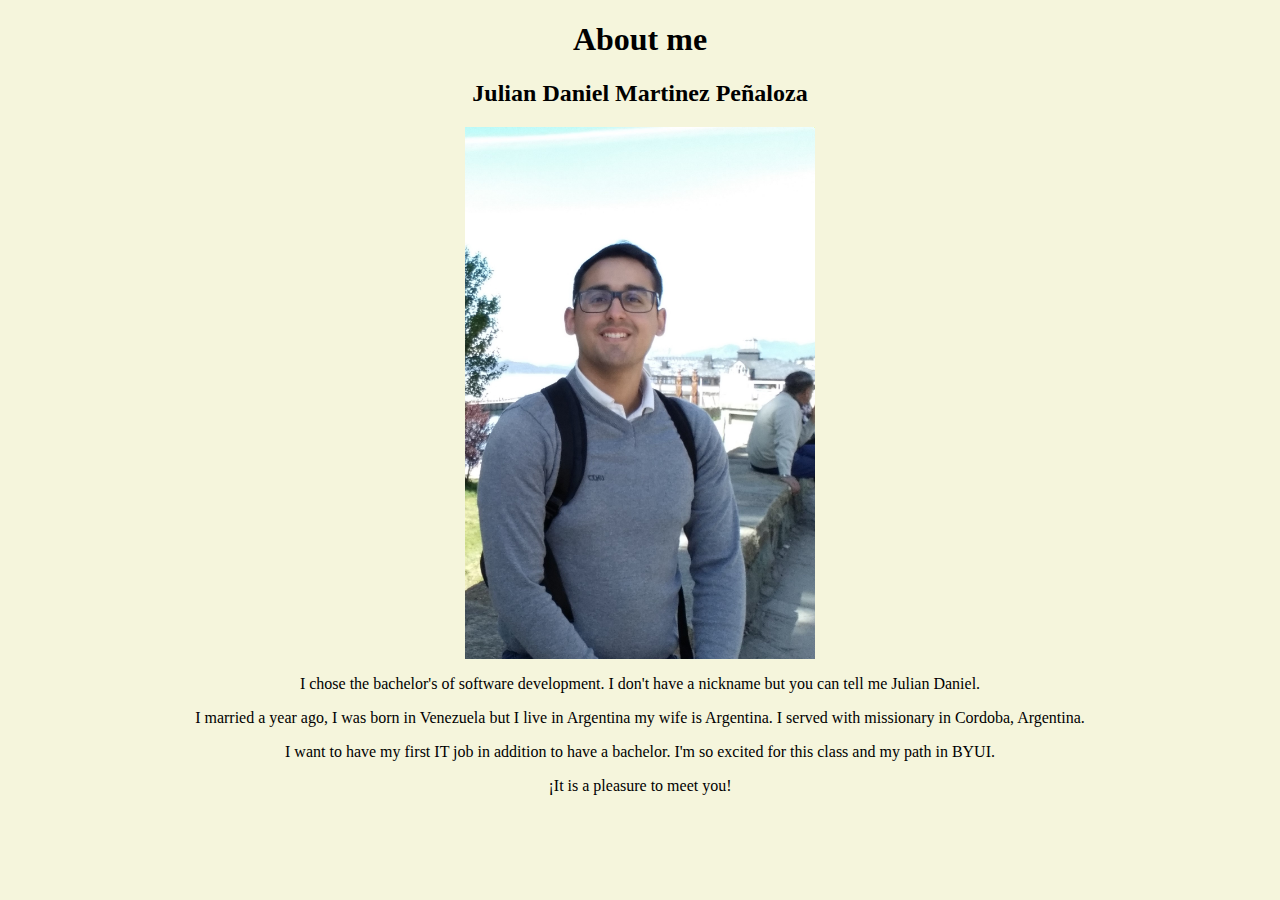
<file: aboutme/index.html>
<!DOCTYPE html>
<html lang="en">
<head>
    <meta charset="UTF-8">
    <meta http-equiv="X-UA-Compatible" content="IE=edge">
    <meta name="viewport" content="width=device-width, initial-scale=1.0">
    <link rel="stylesheet" href="style.css">
    <title>All About Me</title>
</head>
<body>
    <h1>About me</h1>
    <h2>Julian Daniel Martinez Peñaloza</h2>
    <img src="Julian.jpg" alt="Julian">
    <p>I chose the bachelor's of software development. I don't have a nickname but you can tell me Julian Daniel.</p>
    <p>I married a year ago, I was born in Venezuela but I live in Argentina my wife is Argentina. I served with missionary in Cordoba, Argentina.</Cordoba-Argentina></p>
    <p>I want to have my first IT job in addition to have a bachelor. I'm so excited for this class and my path in BYUI.</p>
    <p>¡It is a pleasure to meet you!</p>
</body>
</html>
</file>
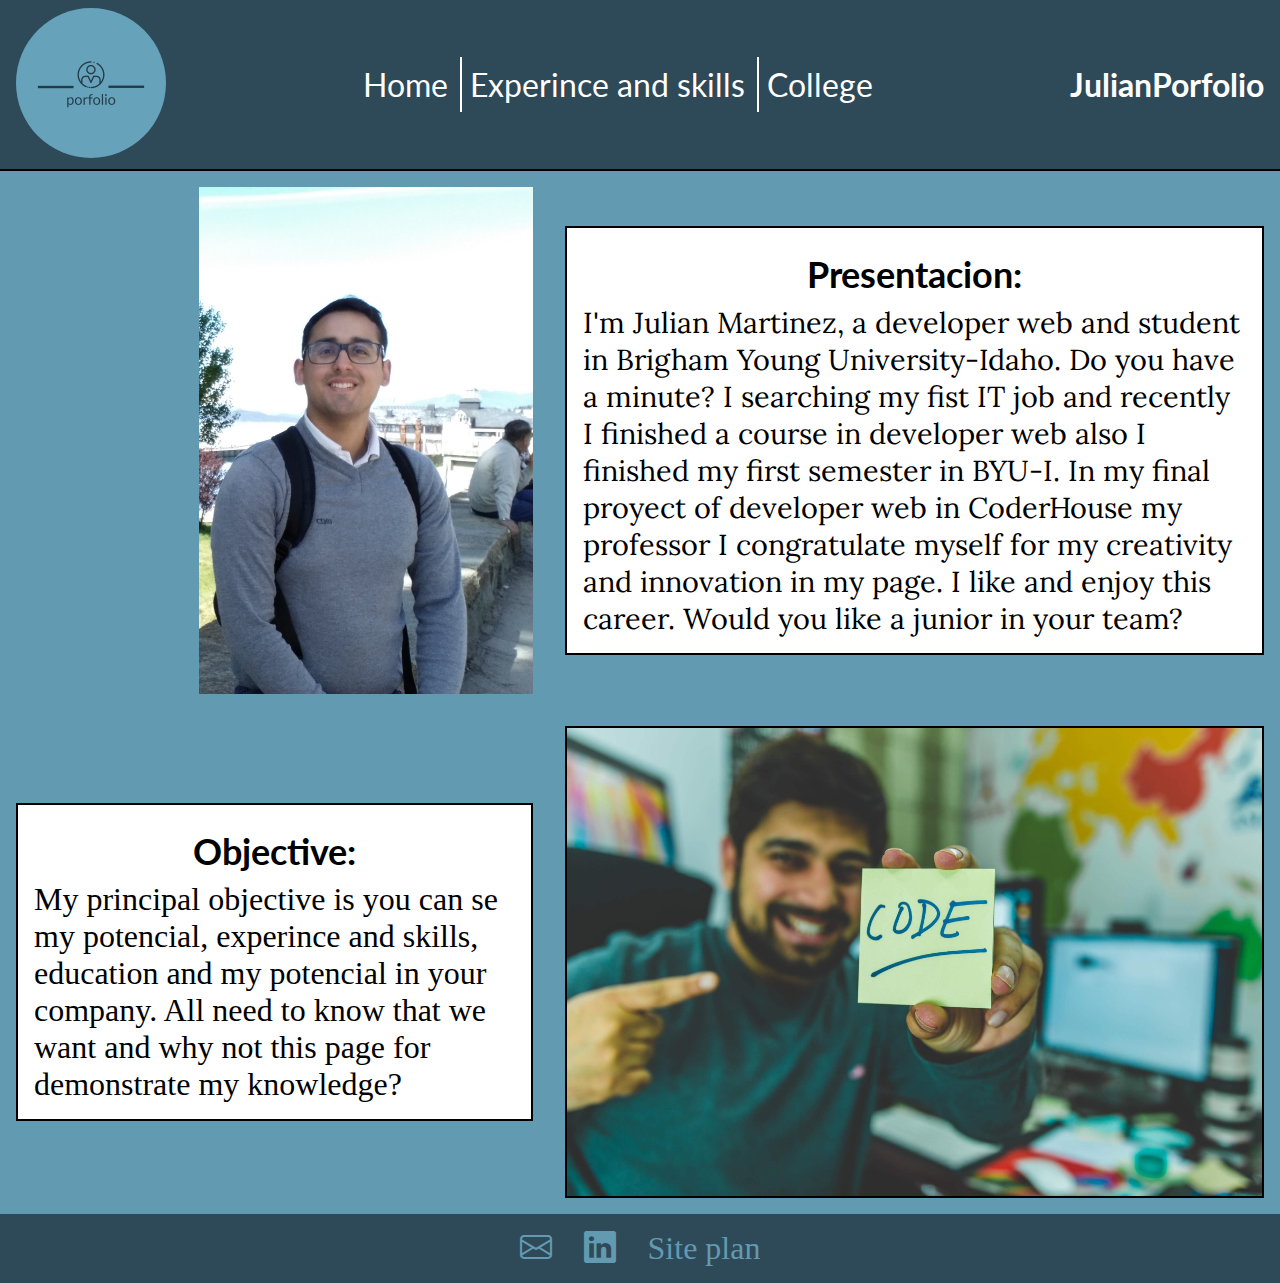
<file: porfolio/index.html>
<!DOCTYPE html>
<html lang="en">
<head>
    <meta charset="UTF-8">
    <link rel="shortcut icon" href="./img/porfolio-logos.jpeg">
    <link rel="stylesheet" href="https://cdn.jsdelivr.net/npm/bootstrap-icons@1.11.1/font/bootstrap-icons.css">
    <link rel="stylesheet" href="./styles/main.css">
    <title>Home | Porfolio</title>
</head>
<body>
    <header class="header-container">
        <a href="./index.html"><img src="./img/porfolio-logos.jpeg" alt="logo" class="logo"></a>
        <nav class="nav-bar">
            <a href="./index.html" class="nav-bar-item-1">Home</a>
            <a href="./pages/experince_skills.html" class="nav-bar-item-2">Experince and skills</a>
            <a href="./pages/college.html" class="nav-bar-item-3">College</a>
        </nav>
        <a href="./index.html" class="porfolio"><h1>JulianPorfolio</h1></a>
    </header>
    <main class="home-grid">
            <section class="me">
                <img src="./img/20221106_110354.jpg" alt="me" class="img-me">
                <div class="overlay">
                    <div class="text">I'm Julian Martinez, a developer web and student in Brigham Young University-Idaho.</div>
                </div>
            </section>
            <section class="descripcion">
                <h2 class="Presentacion">Presentacion:</h2>
                <p>I'm Julian Martinez, a developer web and student in Brigham Young University-Idaho. Do you have a minute? I searching my fist IT job and recently I finished a course in developer web also I finished my first semester in BYU-I. In my final proyect of developer web in CoderHouse my professor I congratulate myself for my creativity and innovation in my page. I like and enjoy this career. Would  you like a junior in your team?</p>
            </section>
            <section class="obj">
                <h2 class="Presentacion">Objective:</h2>
                <p class="obj-p">My principal objective is you can se my potencial, experince and skills, education and my potencial
                in your company. All need to know that we want and why not this page for demonstrate my knowledge?</p>
            </section>
            <section class="code">
                <img src="./img/pexels-hitesh-choudhary-879109.jpg" alt="person code" class="img-code">
            </section>
    </main>
    <footer>
        <a href="mailto:juliandaniel9809@gmail.com" class="mail"><i class="bi bi-envelope"></i></a>
        <a href="https://www.linkedin.com/in/julian-daniel-martinez-pe%C3%B1aloza-82b995163/" target="_blank" class="linkedin"><i class="bi bi-linkedin"></i></a>
        <a href="https://julianmp09.github.io/wdd130/porfolio/site-plan.html" target="_blank" class="siteplan">Site plan</a>
    </footer>
</body>
</html>
</file>
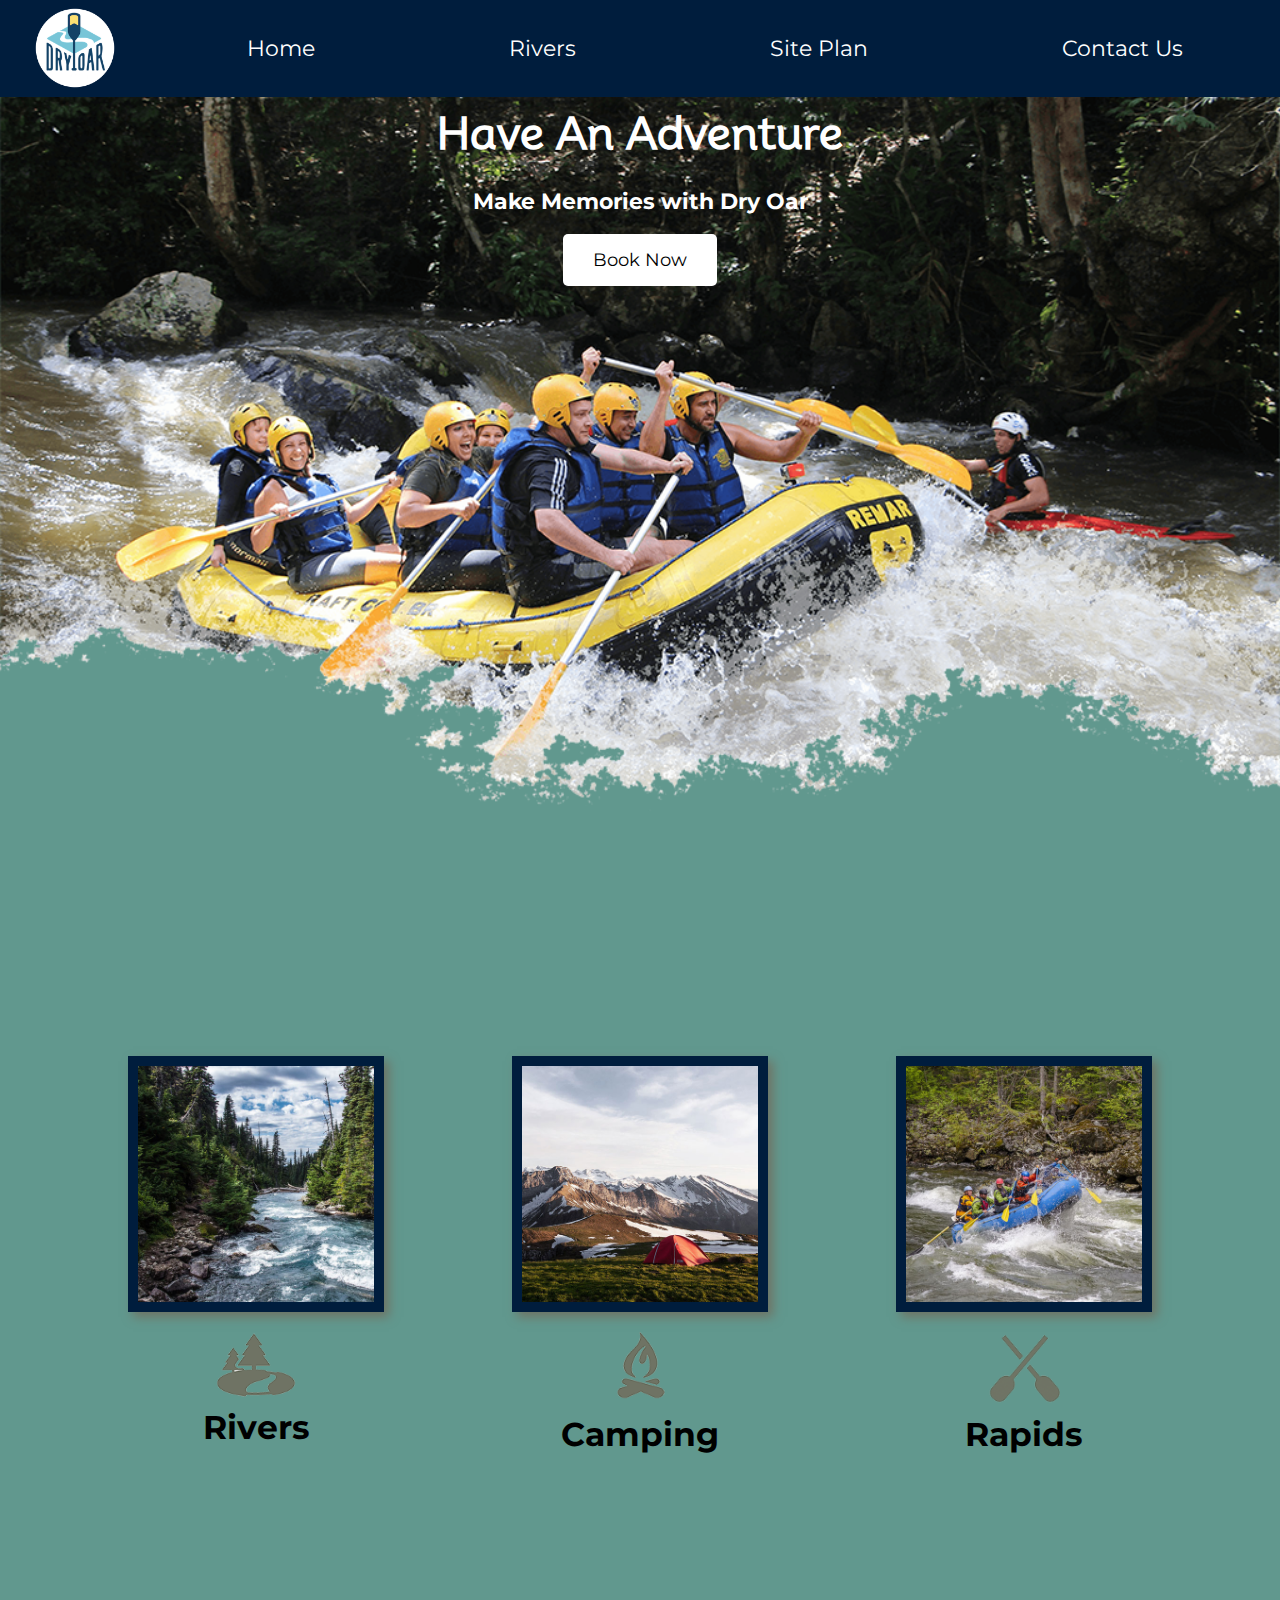
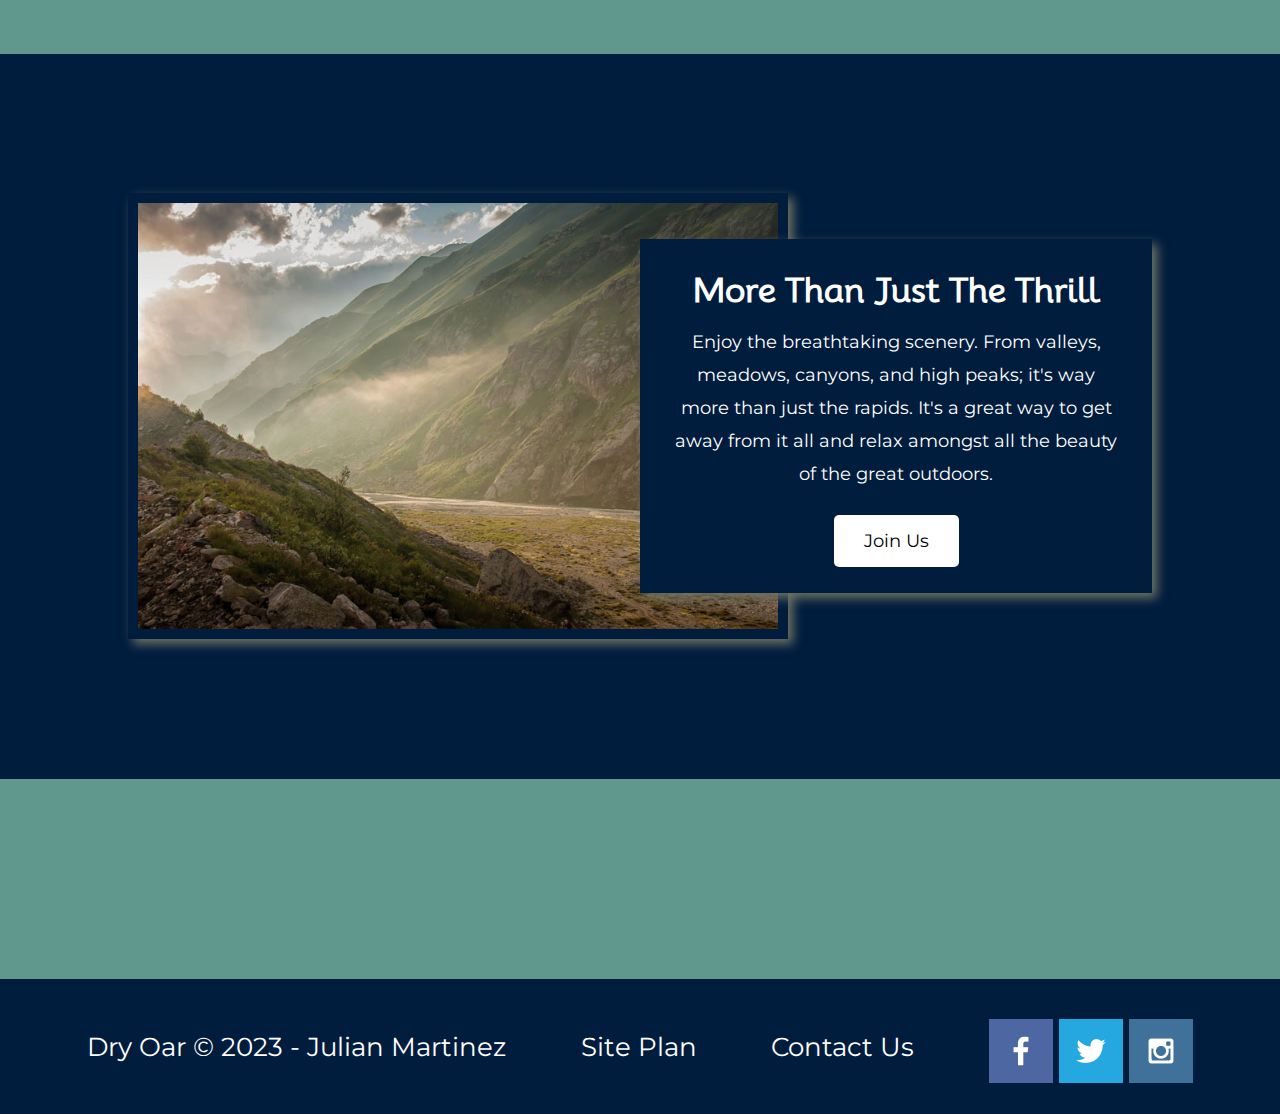
<file: wwr/index.html>
<!DOCTYPE html>
<html lang="en">
<head>
    <meta charset="UTF-8">
    <meta http-equiv="X-UA-Compatible" content="IE=edge">
    <meta name="viewport" content="width=device-width, initial-scale=1.0">
    <link rel="shortcut icon" href="../images/logo.png">
    <link rel="stylesheet" href="./styles/style.css">
    <title>Whitewater Rafting Vacations | Dry Oar Boating | Home</title>
</head>
<body>
        <header>
            <a id="logo_link" href="index.html">
                <img class="logo" src="images/logo.png" alt="Dry Oar Logo">
            </a>
            <nav>
                <a href="index.html">Home</a>
                <a href="./rivers/rivers.html">Rivers</a>
                <a href="site-plan-rafting.html">Site Plan</a>
                <a href="./contactus/contactus.html">Contact Us</a>
            </nav>
    </header>
    <div id="hero">
        <div id="hero-box">
            <img id="hero-img" src="images/hero.png" alt="People enjoying white water rafting">
        </div>
        <section id="hero-msg">
            <h1 class="home-title">Have An Adventure</h1>
            <h4>Make Memories with Dry Oar </h4>
            <div class='button-box'>
                <a class='book' href="contactus.html">Book Now</a>
            </div>
        </section>
    </div>
    <main class="home-grid">
        <section class="rivers-card">
            <img class="card-img" src="images/rivers.jpg" alt="river in forest">
            <img class="icon" src="images/river_icon.png" alt="river icon">
            <h2>Rivers</h2>
        </section>

        <section class="camping-card">
            <img class="card-img" src="images/camping.jpg" alt="tent in mountains">
            <img class="icon" src="images/fire_icon.png" alt="fire icon">
            <h2>Camping</h2>
        </section>

        <section class="rapids-card">
            <img class="card-img" src="images/rapids.jpg" alt="rafting boat">
            <img class="icon" src="images/oars.png" alt="oars icon">
            <h2>Rapids</h2>
        </section>

        <div id="background"></div> 

        <img class="mountains" src="images/mountains.jpg" alt="Misty mountains">

        <section class="msg">
            <h2>More Than Just The Thrill</h2>
            <p>Enjoy the breathtaking scenery. From valleys, meadows, canyons, and high peaks; it's way more than just the rapids. It's a great way to get away from it all and relax amongst all the beauty of the great outdoors. </p>
            <a class='join' href="rivers.html">Join Us</a>
        </section>  
    </main>
    <footer>
        <p>Dry Oar &copy; 2023 - Julian Martinez</p>
        <p><a href="site-plan-rafting.html">Site Plan</a></p>
        <p><a href="contactus.html">Contact Us</a></p>
        <div class="social">
            <a href="https://facebook.com" target="_blank">
                <img src="images/facebook.png"  alt="fb icon">
            </a>
            <a href="https://twitter.com" target="_blank">
                <img src="images/twitter.png"  alt="twitter icon">
            </a>
            <a href="https://instagram.com" target="_blank">
            <img src="images/instagram.png"  alt="instagram icon">
            </a>
        </div>
    </footer>
</body>
</html>
</file>
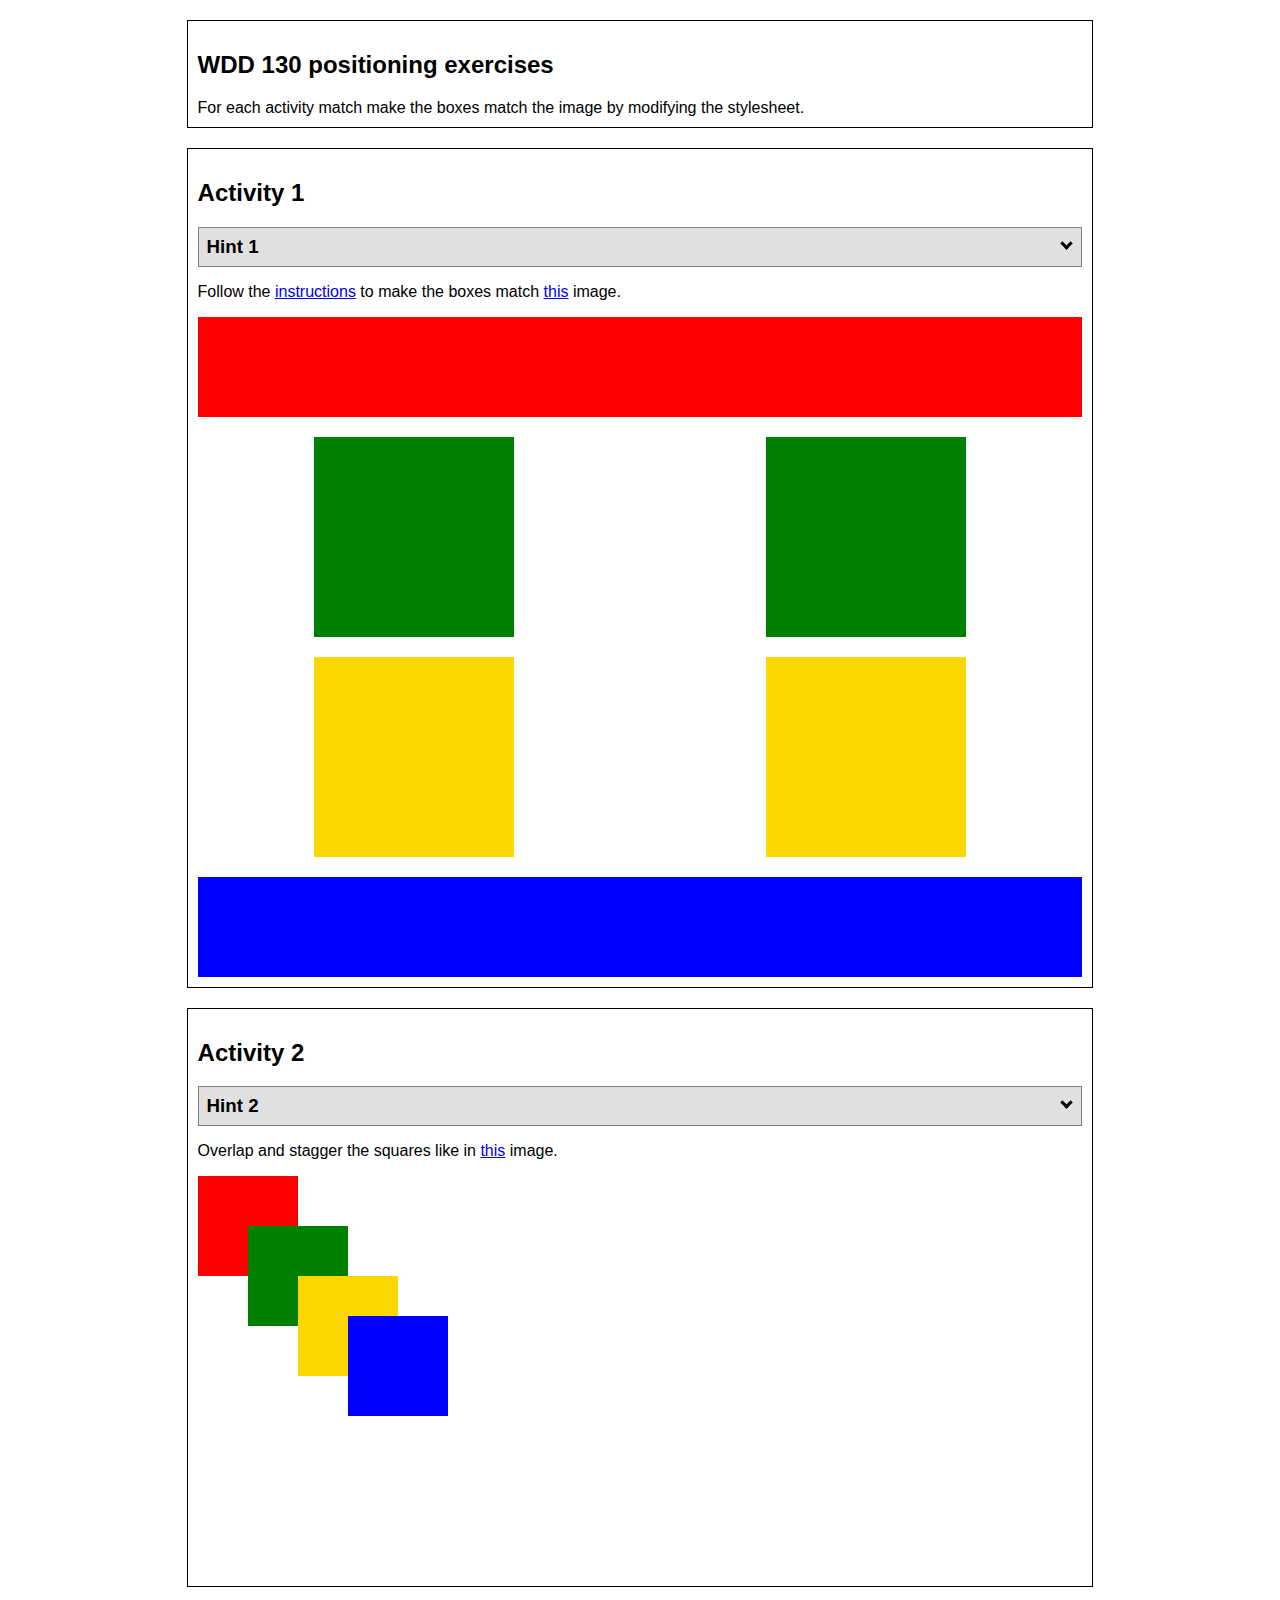
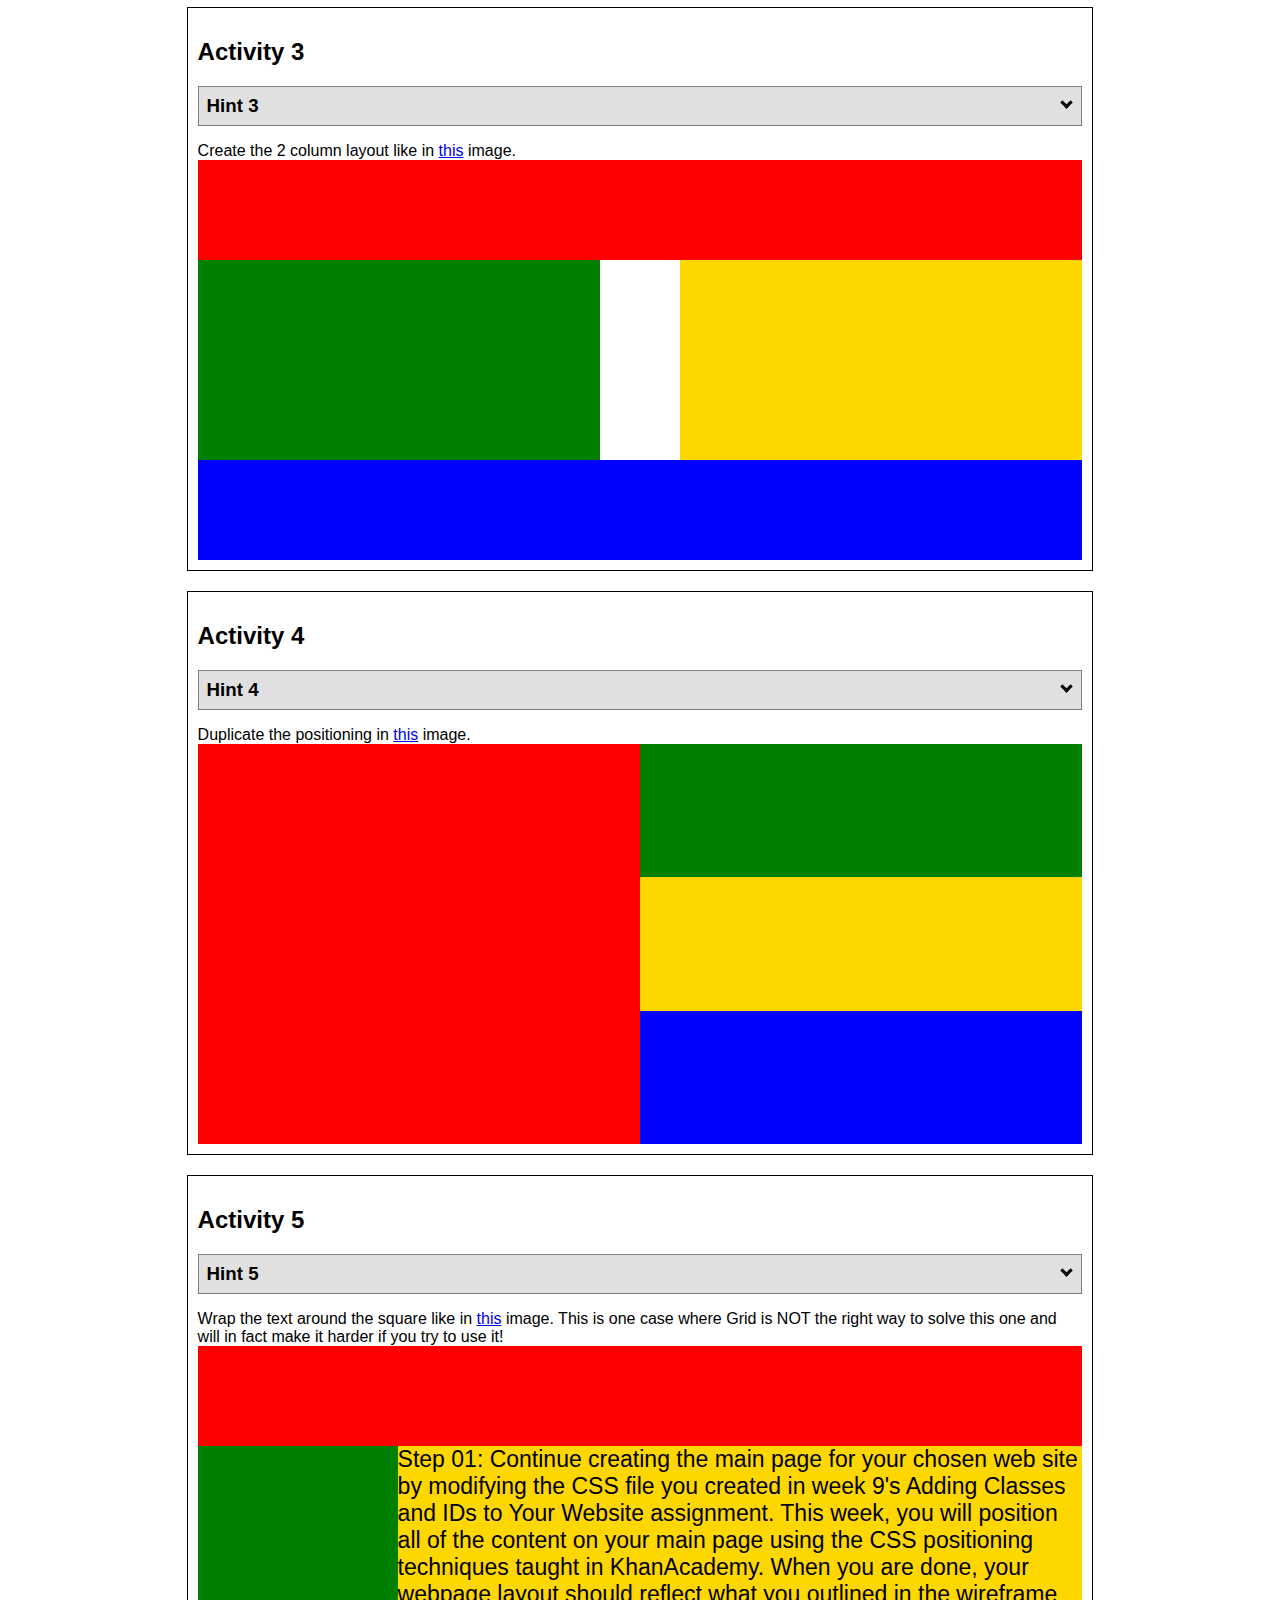
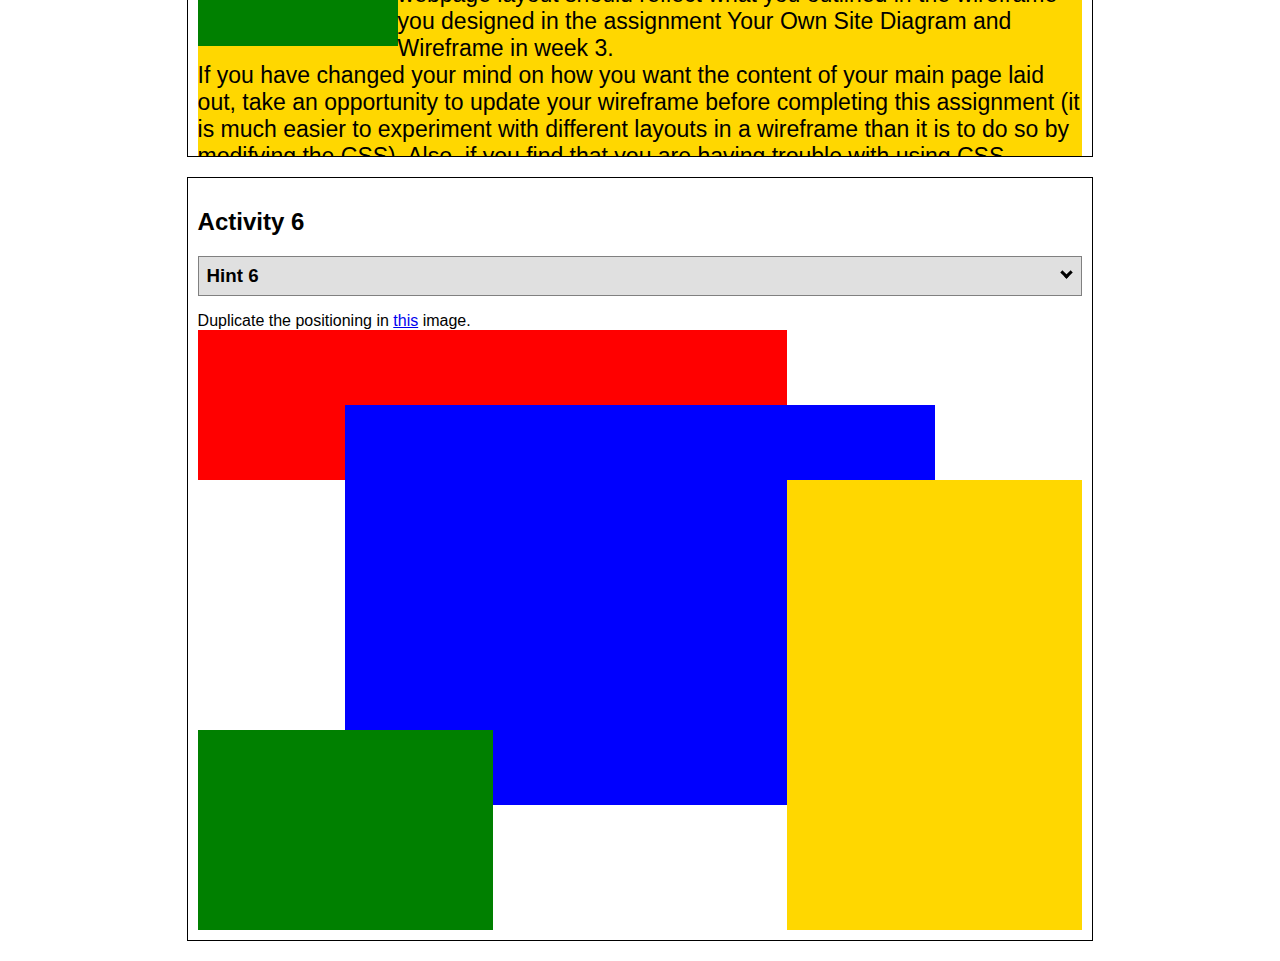
<file: positioning.html>
<!DOCTYPE html>
<html lang="en">
  <head>
    <!-- HTML - Name: positioning.html -->
    <title>Positioning Activity</title>
    <link rel="stylesheet" type="text/css" href="positionstyles.css" />
  </head>
  <body>
    <div class="activity">
      <h2>WDD 130 positioning exercises</h2>
      For each activity match make the boxes match the image by modifying the stylesheet.</div>
    <div class="activity">
      <h2>Activity 1</h2>
      <section class="hint"><input type="checkbox" ><i></i> <h3>Hint 1</h3><div><p>Check out the <a href="https://byui-wdd.github.io/wdd130/activities/w06-css-positioning.html" target="_blank">activity instructions</a> in Ilearn!</p></div></section>
      <p>Follow the <a href="https://byui-wdd.github.io/wdd130/activities/w06-css-positioning.html" target="_blank">instructions</a> to make the boxes match  <a href="https://byui-wdd.github.io/wdd130/images/example1.png" target="_blank">this</a> image.</p>
      <div class="content1" >
        <div class="red1" ></div>
        <div class="green1" ></div>
        <div class="green1" ></div>
        <div class="yellow1"></div>
        <div class="yellow1"></div>
        <div class="blue1"></div>
      </div>
    </div>
    <div class="activity">
      <h2>Activity 2</h2>
      <section class="hint"><input type="checkbox" > <h3>Hint 2</h3><i></i><div>
      <ul>
      <li>grid-template-columns: 50px 50px 50px 50px 50px </li></ul></div></section>
      <p>Overlap and stagger the squares like in <a href="https://byui-wdd.github.io/wdd130/images/example2.png" target="_blank">this</a> image.</p>
      <div class="content2" >
        <div class="red2" ></div>
        <div class="green2" ></div>
        <div class="yellow2"></div>
        <div class="blue2"></div>
      </div>
    </div>
    <div class="activity">
      <h2>Activity 3</h2>
      <section class="hint"><input type="checkbox" > <h3>Hint 3</h3><i></i><div><p>This one is going to be best solved with CSS Grid. Remember to make the boxes the right width first...then start moving them around. </p><h4>Properties used:</h4><ul><li>display:grid;</li><li>grid-template-columns:</li><li>grid-column-gap:</li>
        <li>grid-column:</li>  </ul></div></section>
      Create the 2 column layout like in <a href="https://byui-wdd.github.io/wdd130/images/example3.png" target="_blank">this</a>  image.
      <div class="content3" >
        <div class="red3" ></div>
        <div class="green3" ></div>
        <div class="yellow3"></div>
        <div class="blue3"></div>
      </div>
    </div>
    <div class="activity">
      <h2>Activity 4</h2>
      <section class="hint"><input type="checkbox" > <h3>Hint 4</h3><i></i><div><p>For the others we have been primarily concerned with width. For this one you will need to adjust height as well. </p><h4>Properties used:</h4><ul><li>display:grid;</li><li>grid-template-columns:</li><li>grid-row:</li></ul></div></section>
      Duplicate the positioning in <a href="https://byui-wdd.github.io/wdd130/images/example4.png" target="_blank">this</a> image. 
      <div class="content4" >
        <div class="red4" ></div>
        <div class="green4" ></div>
        <div class="yellow4"></div>
        <div class="blue4"></div>
      </div>
    </div>

    <div class="activity">
      <h2>Activity 5</h2>
      <section class="hint"><input type="checkbox" > <h3>Hint 5</h3><i></i><div><p>Grid is <strong>not</strong> the right way to do this.  In fact there is only one way to really do that...and that is with float. Remember that we float the thing we want the text to wrap around.  Also remember to start by making all the shapes the right size and shape.</p><h4>Properties used:</h4><ul><li>float: left;</li></ul></div></section>
      Wrap the text around the square like in <a href="https://byui-wdd.github.io/wdd130/images/example5.png" target="_blank">this</a> image. This is one case where Grid is NOT the right way to solve this one and will in fact make it harder if you try to use it!
      <div class="content5" >
        <div class="red5" ></div>
        <div class="green5" ></div>
        <div class="yellow5">Step 01: Continue creating the main page for your chosen web site by modifying the CSS file you created in week 9's Adding Classes and IDs to Your Website assignment. This week, you will position all of the content on your main page using the CSS positioning techniques taught in KhanAcademy. When you are done, your webpage layout should reflect what you outlined in the wireframe you designed in the assignment Your Own Site Diagram and Wireframe in week 3. <br />
          If you have changed your mind on how you want the content of your main page laid out, take an opportunity to update your wireframe before completing this assignment (it is much easier to experiment with different layouts in a wireframe than it is to do so by modifying the CSS). Also, if you find that you are having trouble with using CSS positioning, feel free to review the concepts at the learn layout site: http://learnlayout.com/. You should be able to apply these principles to your site. For futher help, refer back to the Max Design site used in the beginning of the course for an example of how to implement your site design.</div>
        <div class="blue5"></div>
      </div>
    </div>
    <div class="activity">
      <h2>Activity 6</h2>
      <section class="hint"><input type="checkbox" > <h3>Hint 6</h3><i></i><div><p>This one is all about visualizing the grid behind the layout. If you are having a hard time doing that first: all the sizes are even multiples of 100, and second here is another example with the lines drawn: <a href="https://byui-wdd.github.io/wdd130/images/example6-hint.png" target="_blank">example 6 with lines</a>. For this one you will find it easiest if you use px for the column width. You can also use <kbd>z-index</kbd> to control the element layering.    </p><h4>Properties used:</h4><ul><li>display:grid;</li><li>grid-template-columns:</li><li>grid-column:</li><li>grid-row:</li><li><a href="https://www.w3schools.com/cssref/pr_pos_z-index.asp" target="_blank">z-index:</a></li></ul></div></section>
      Duplicate the positioning in <a href="https://byui-wdd.github.io/wdd130/images/example6.png" target="_blank">this</a> image.
      <div class="content6" >
        <div class="red6" ></div>
        <div class="green6" ></div>
        <div class="yellow6"></div>
        <div class="blue6"></div>
      </div>
    </div>
  </body>
</html>
</file>
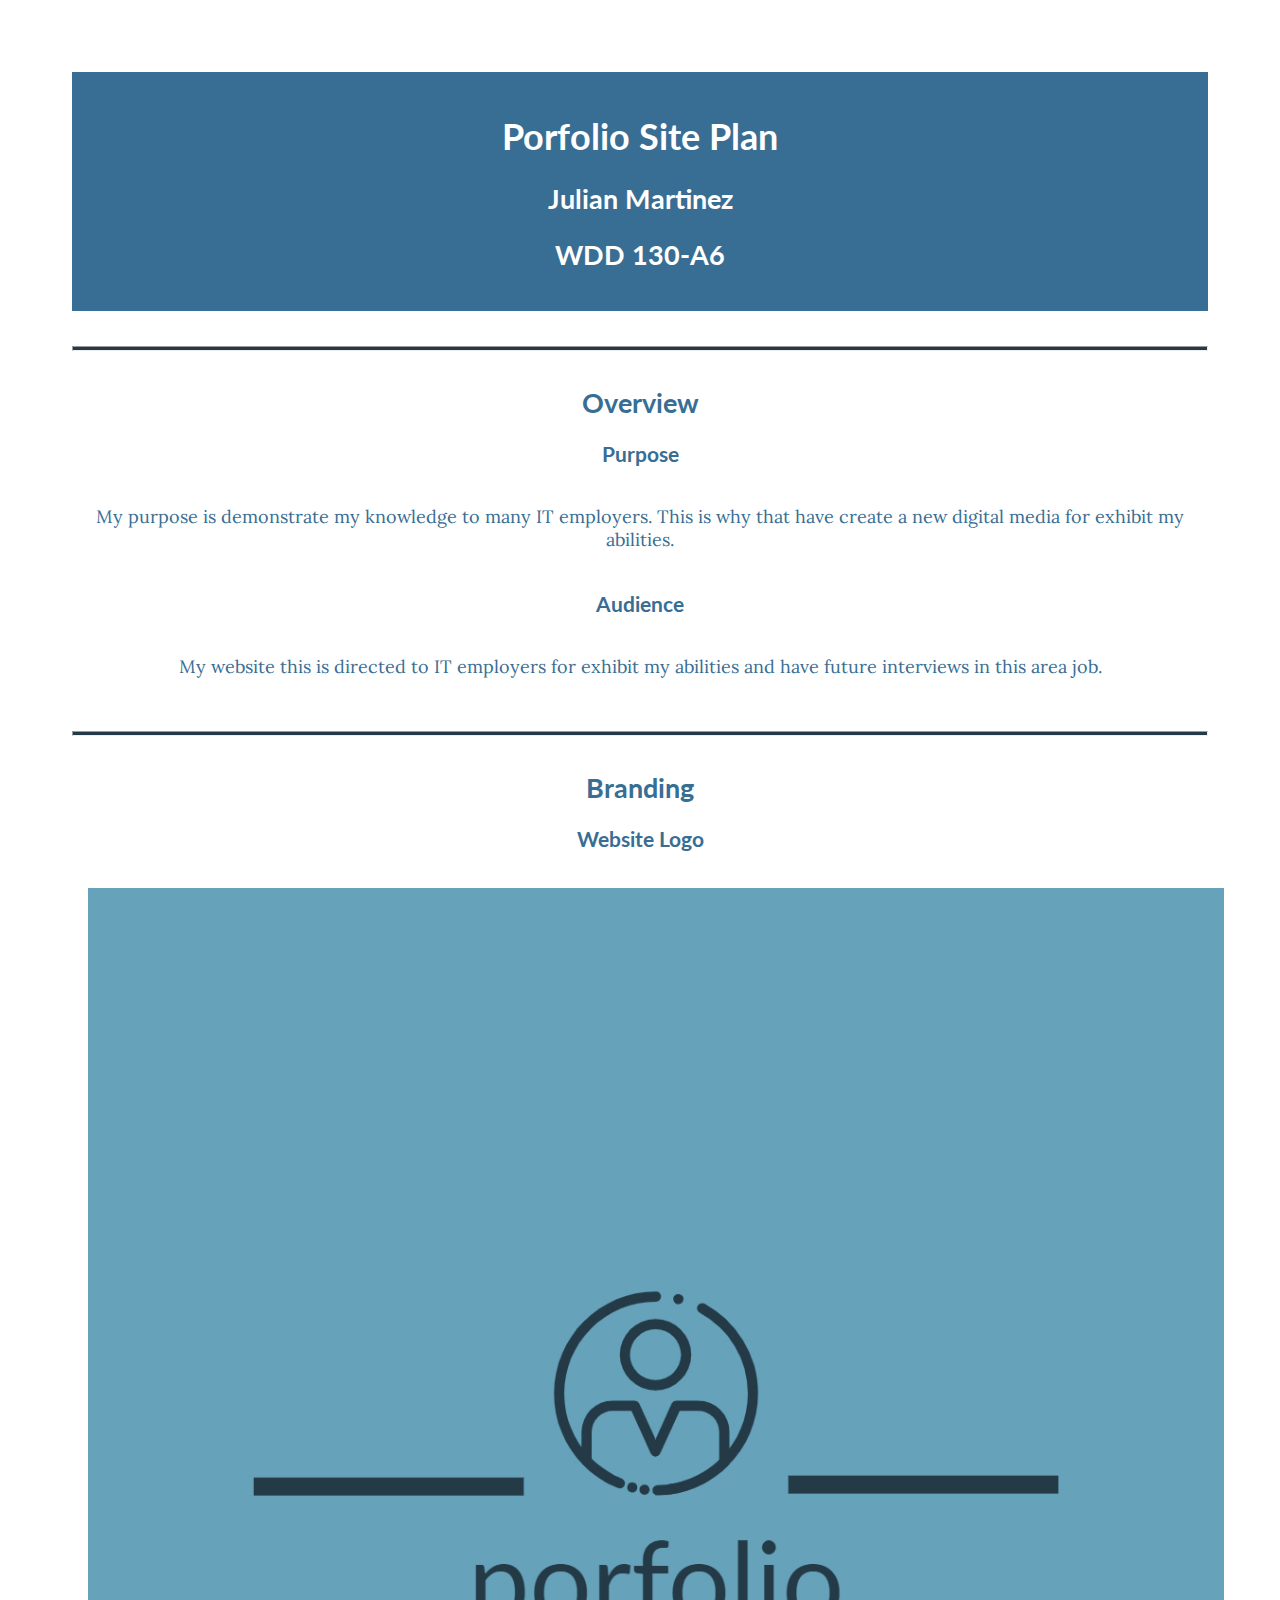
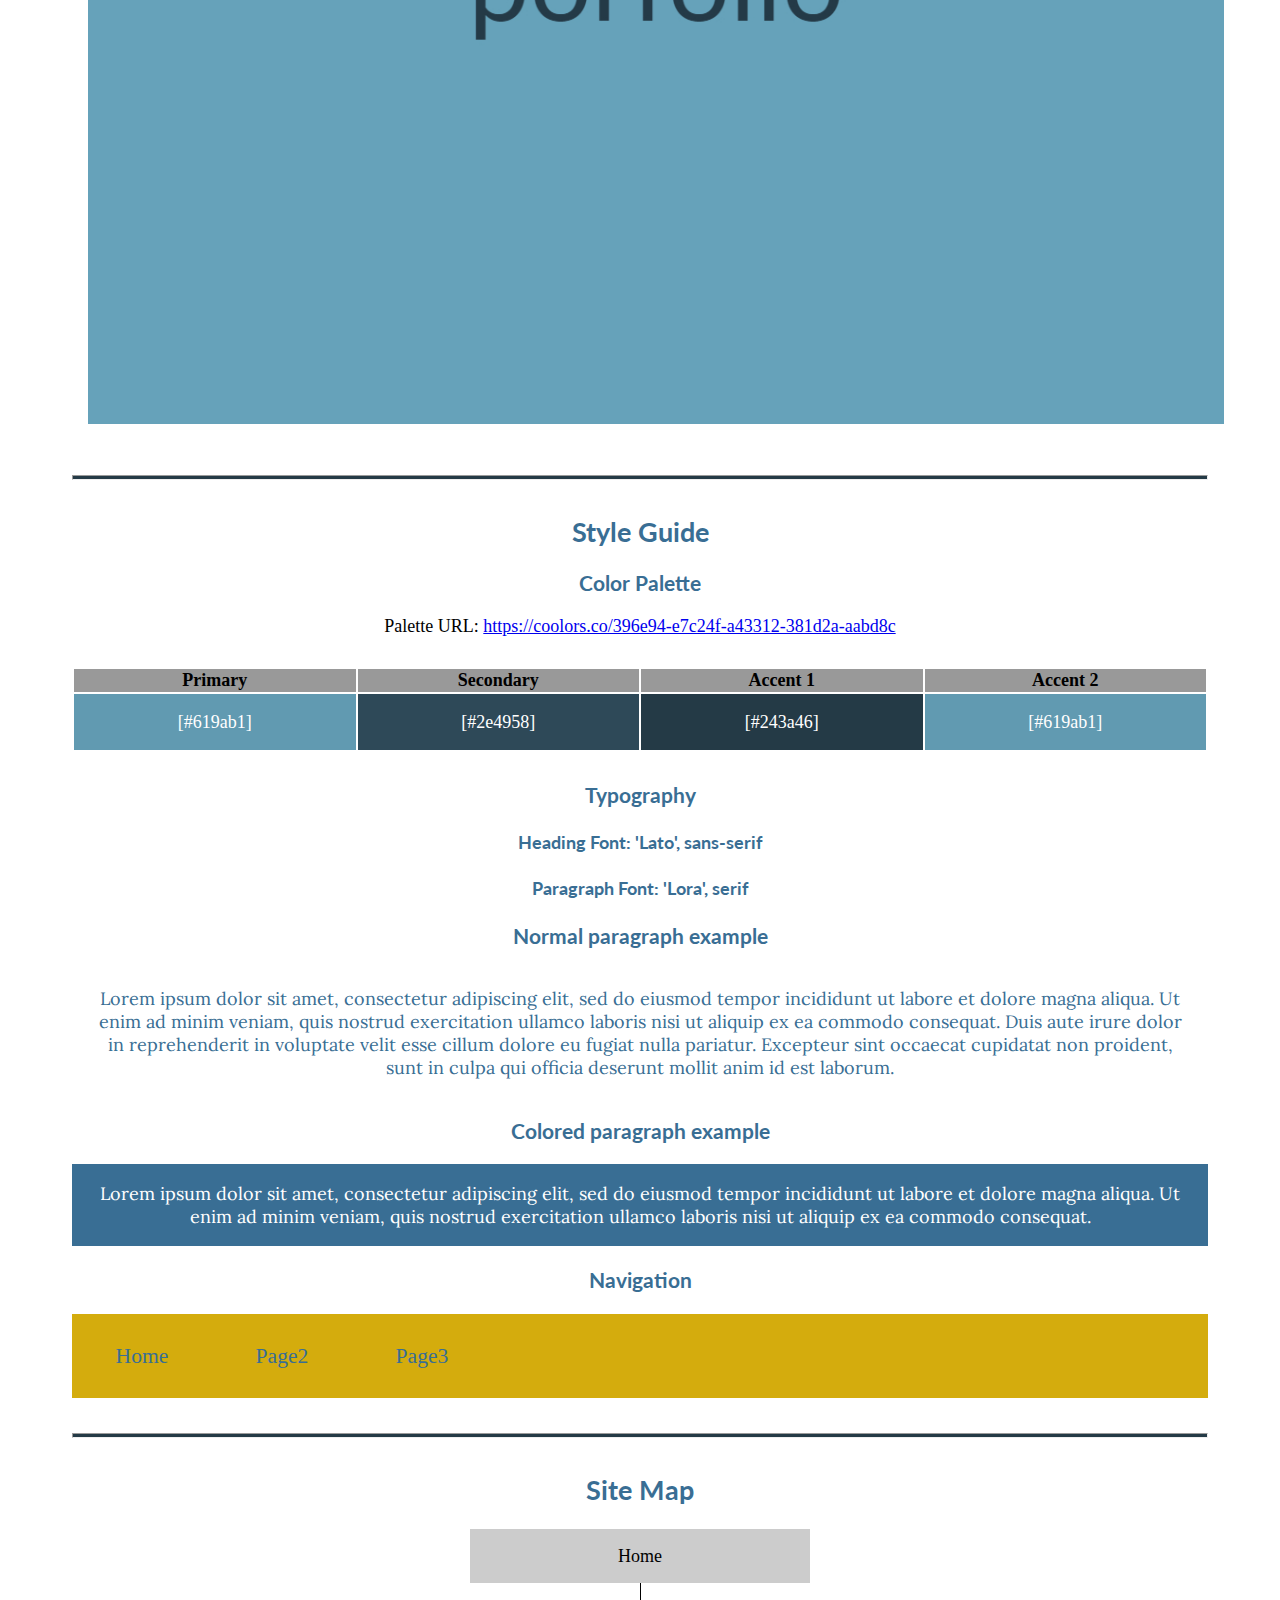
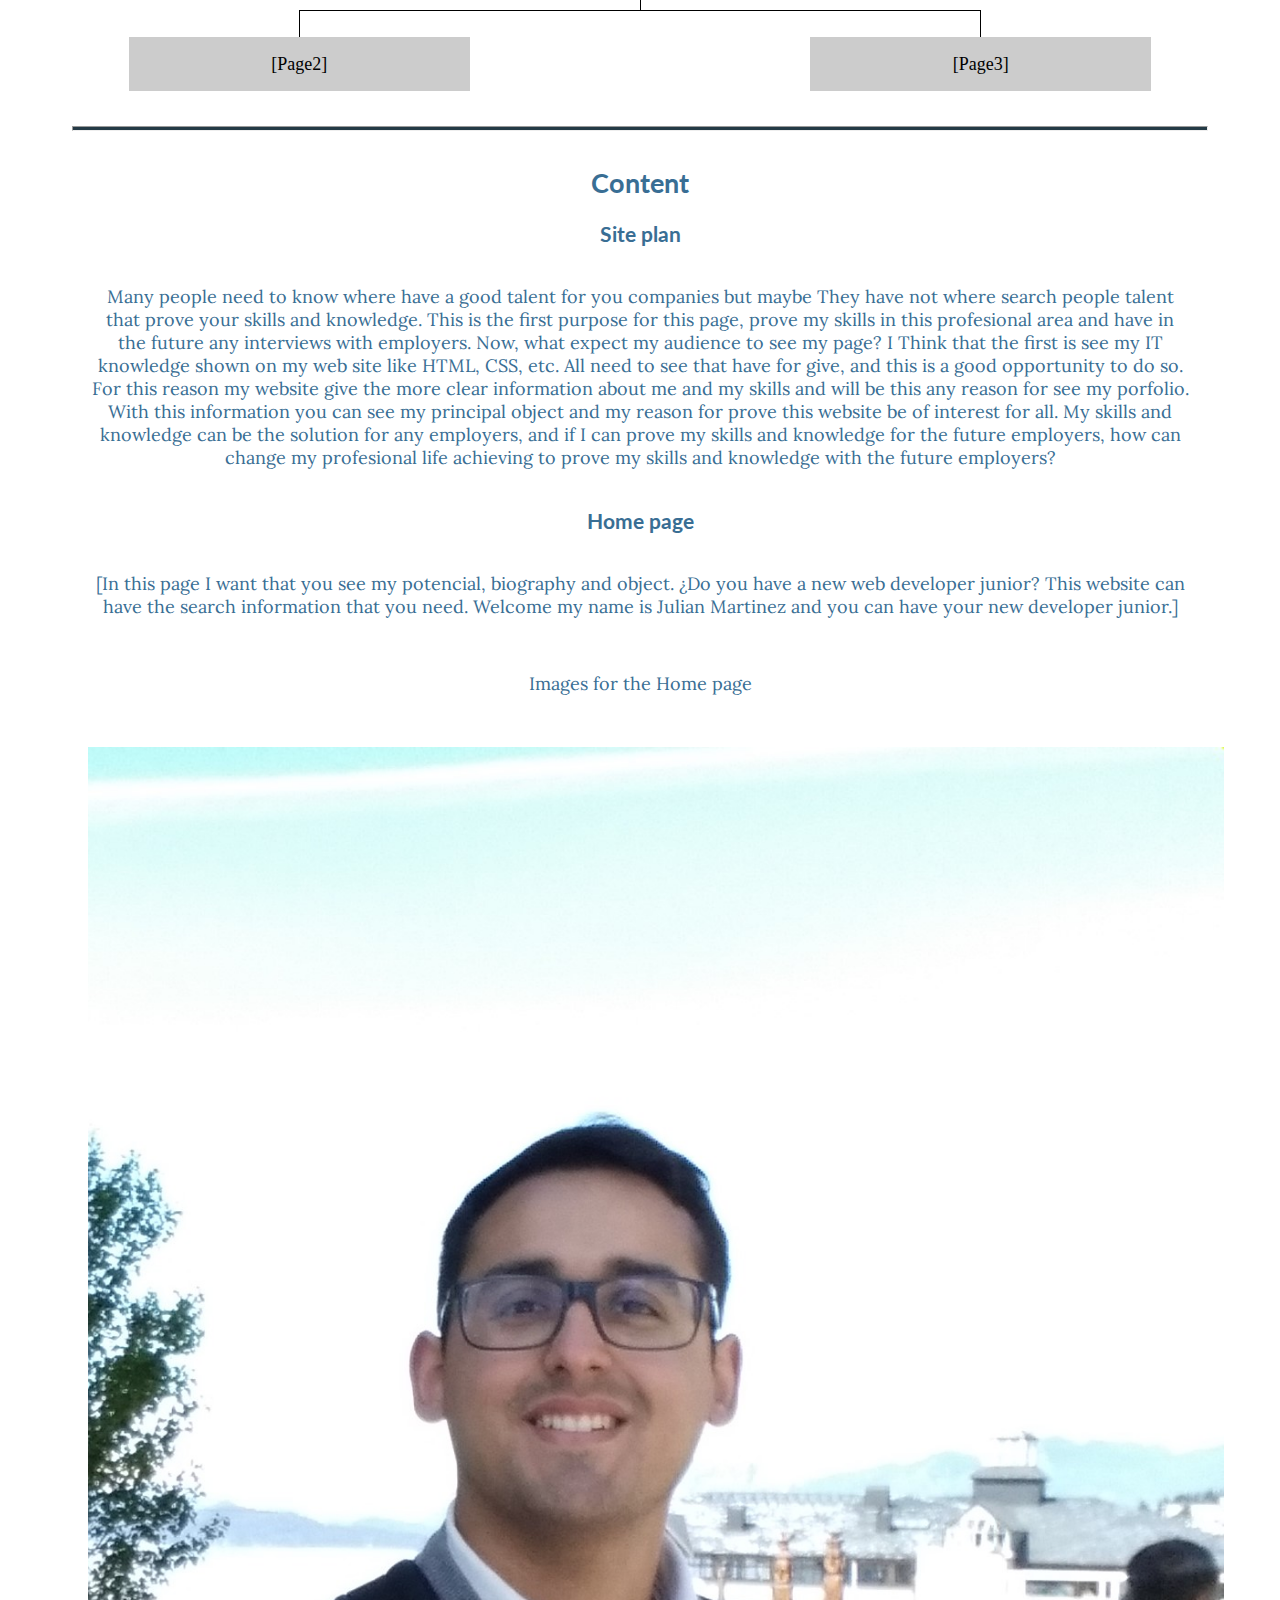
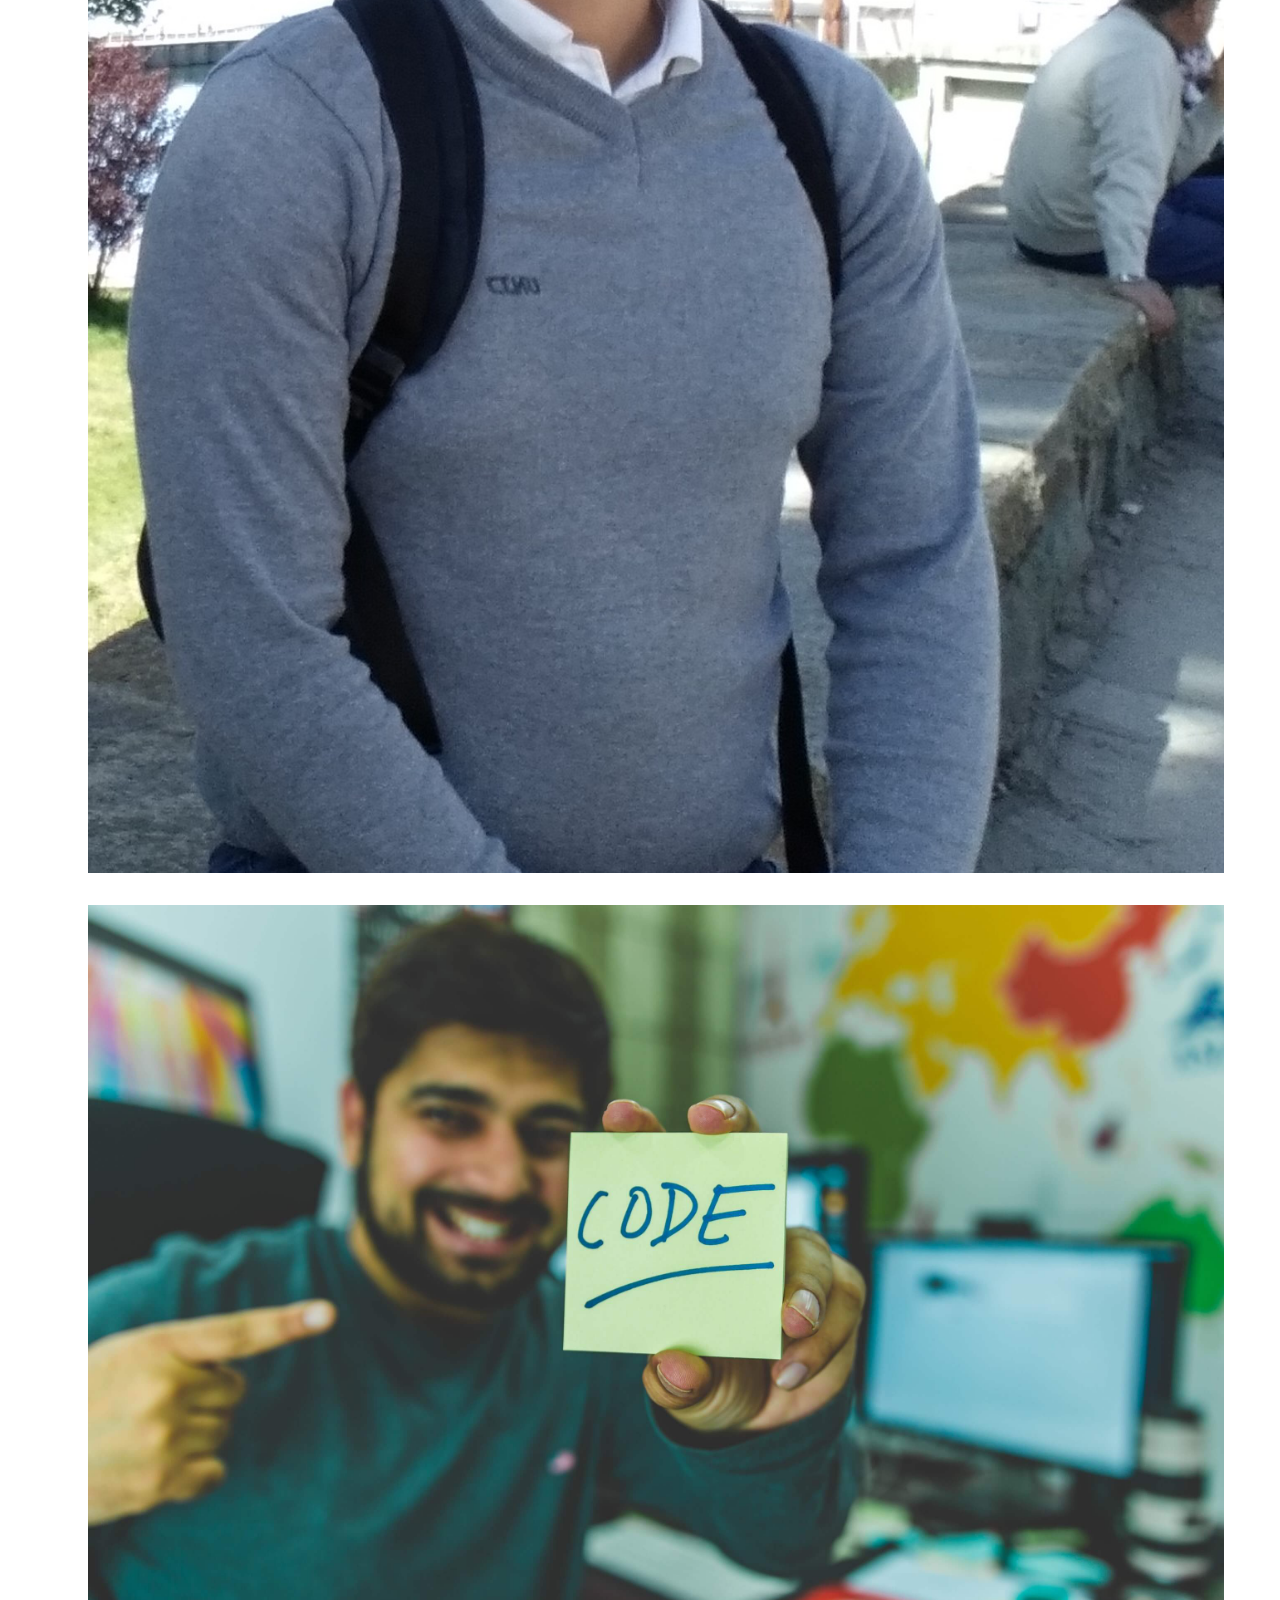
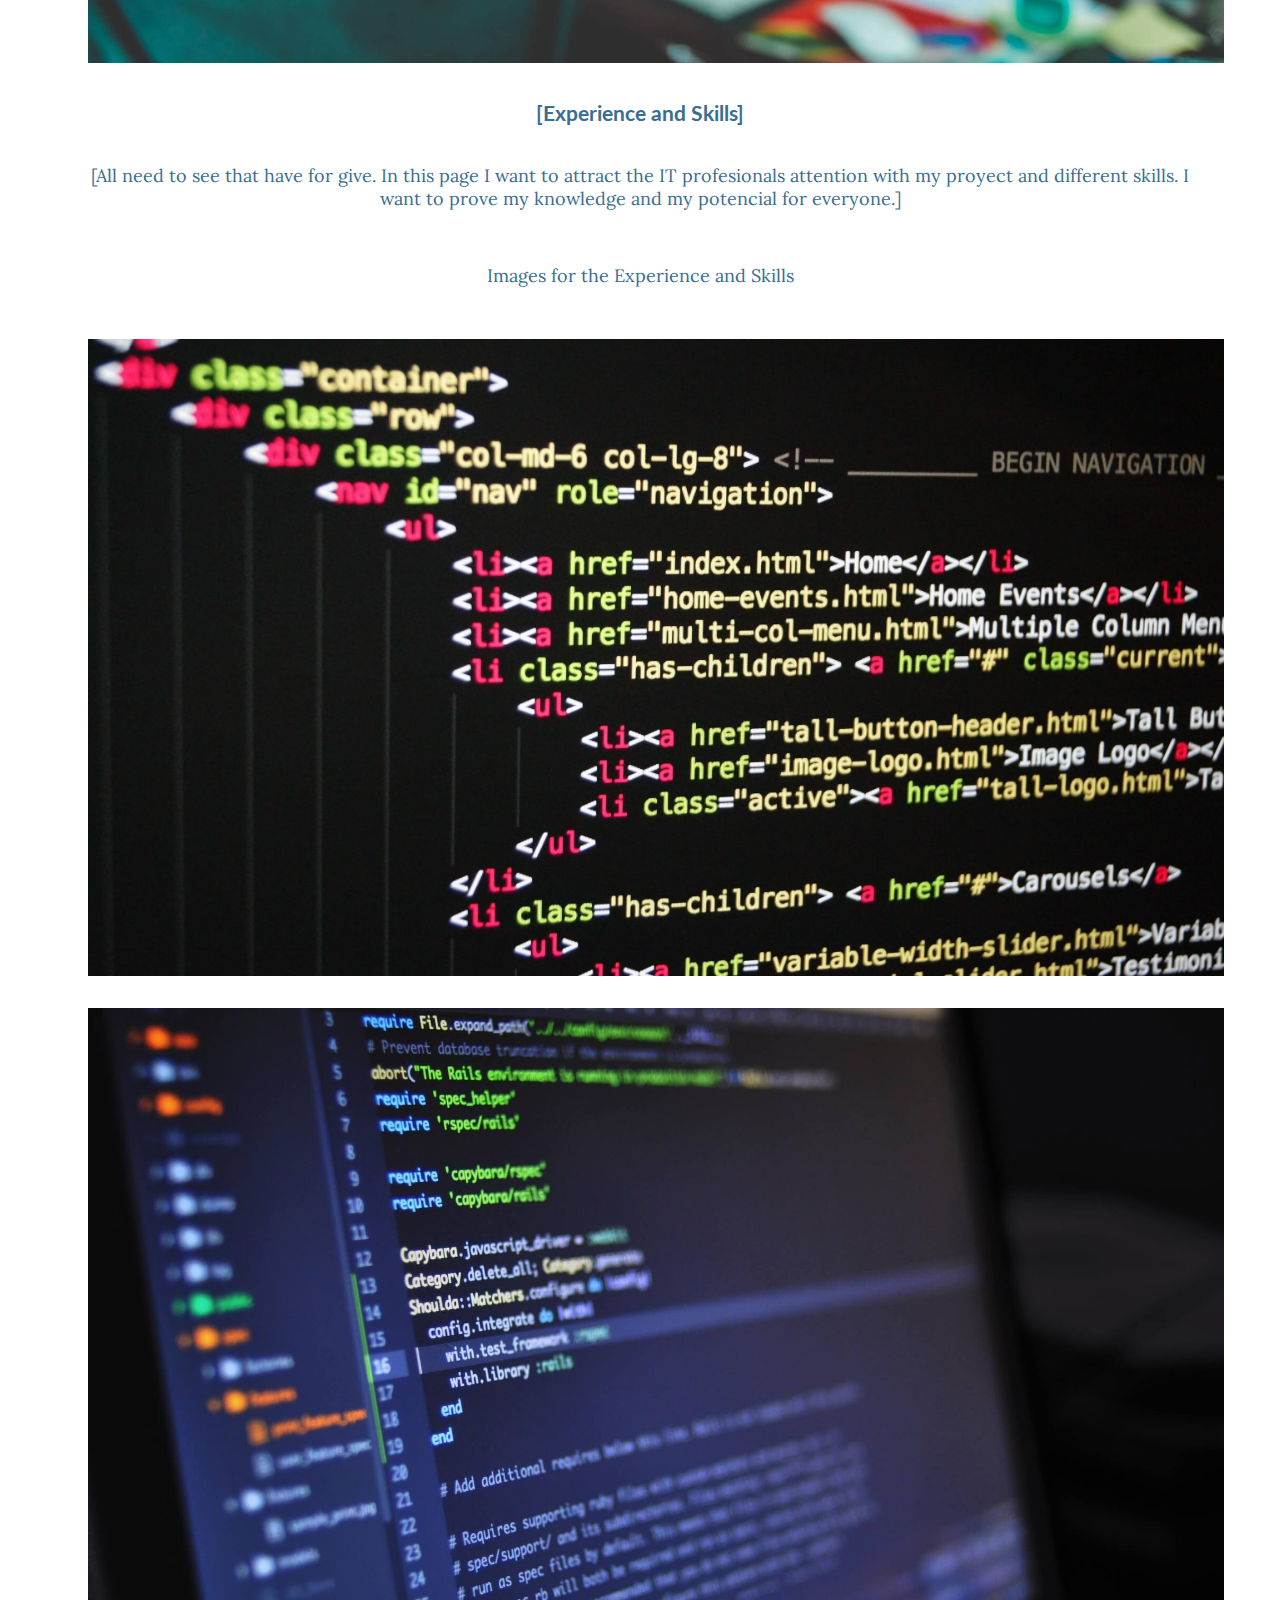
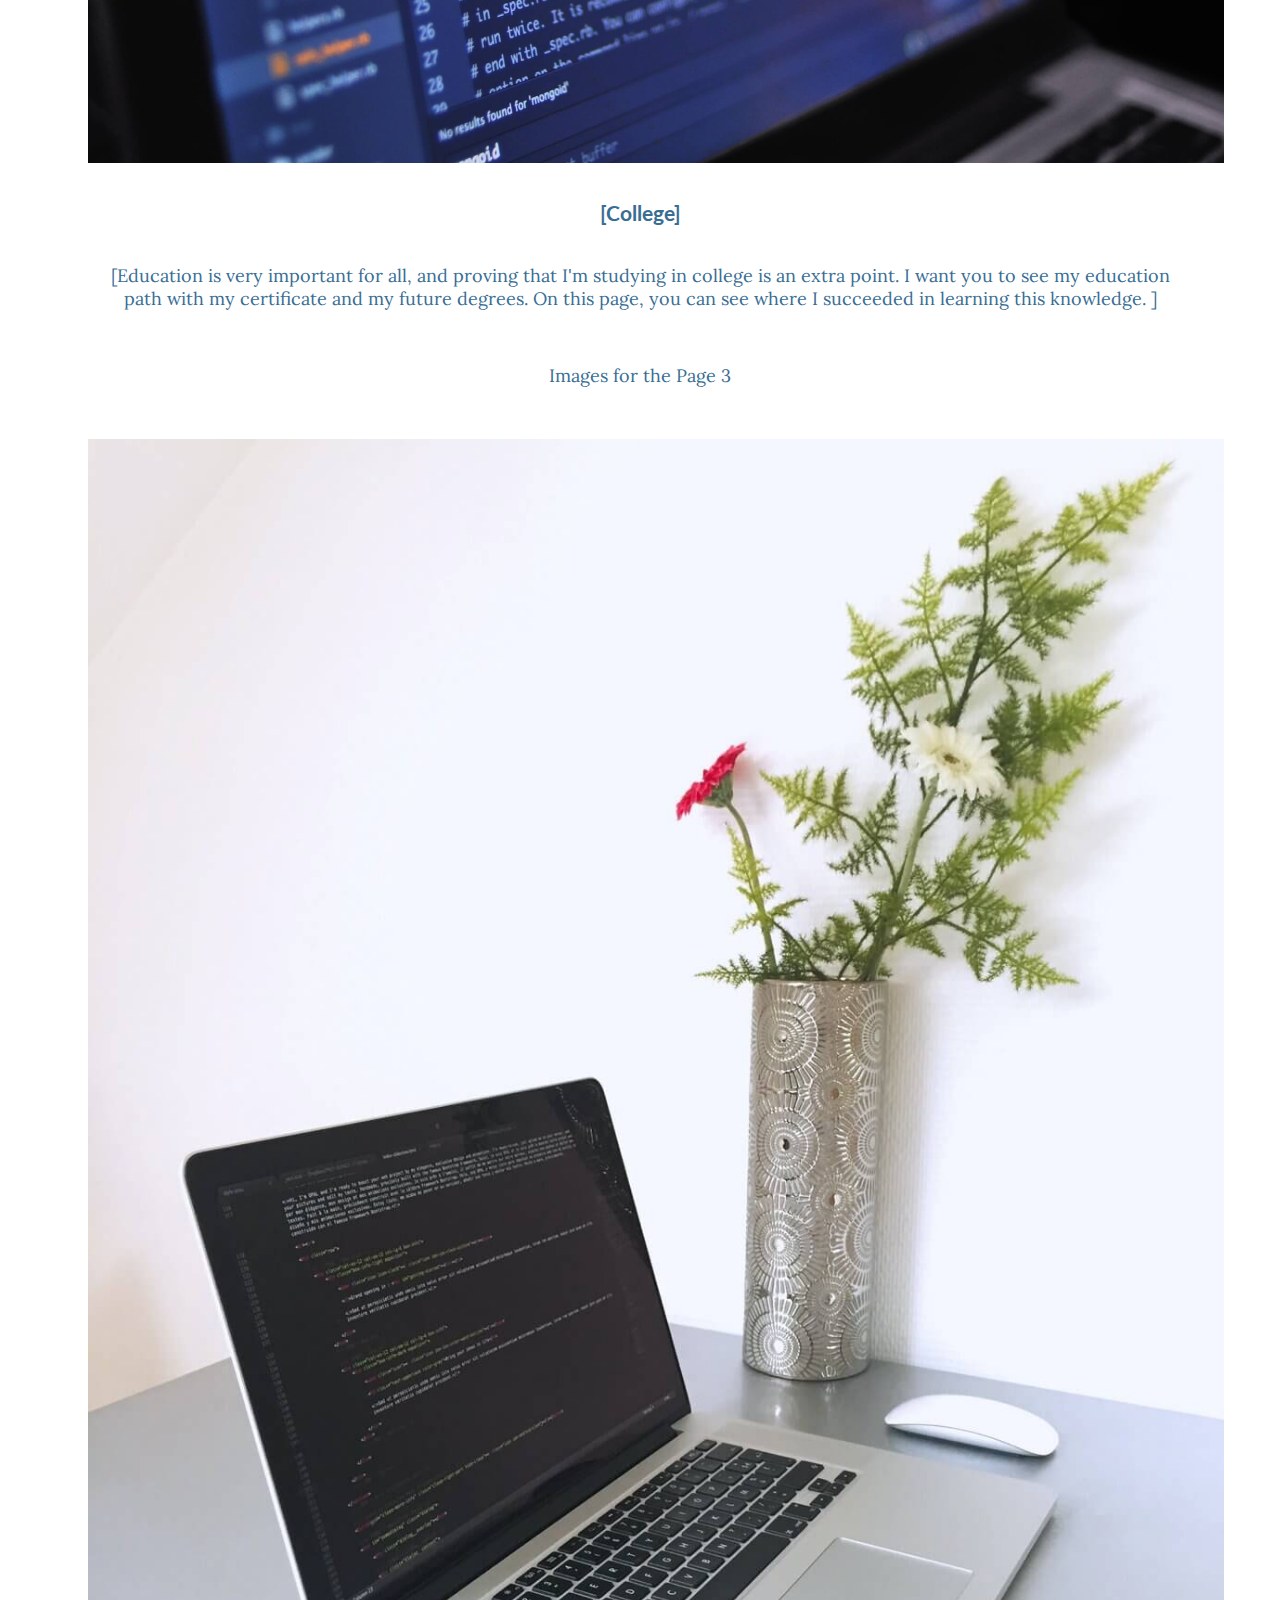
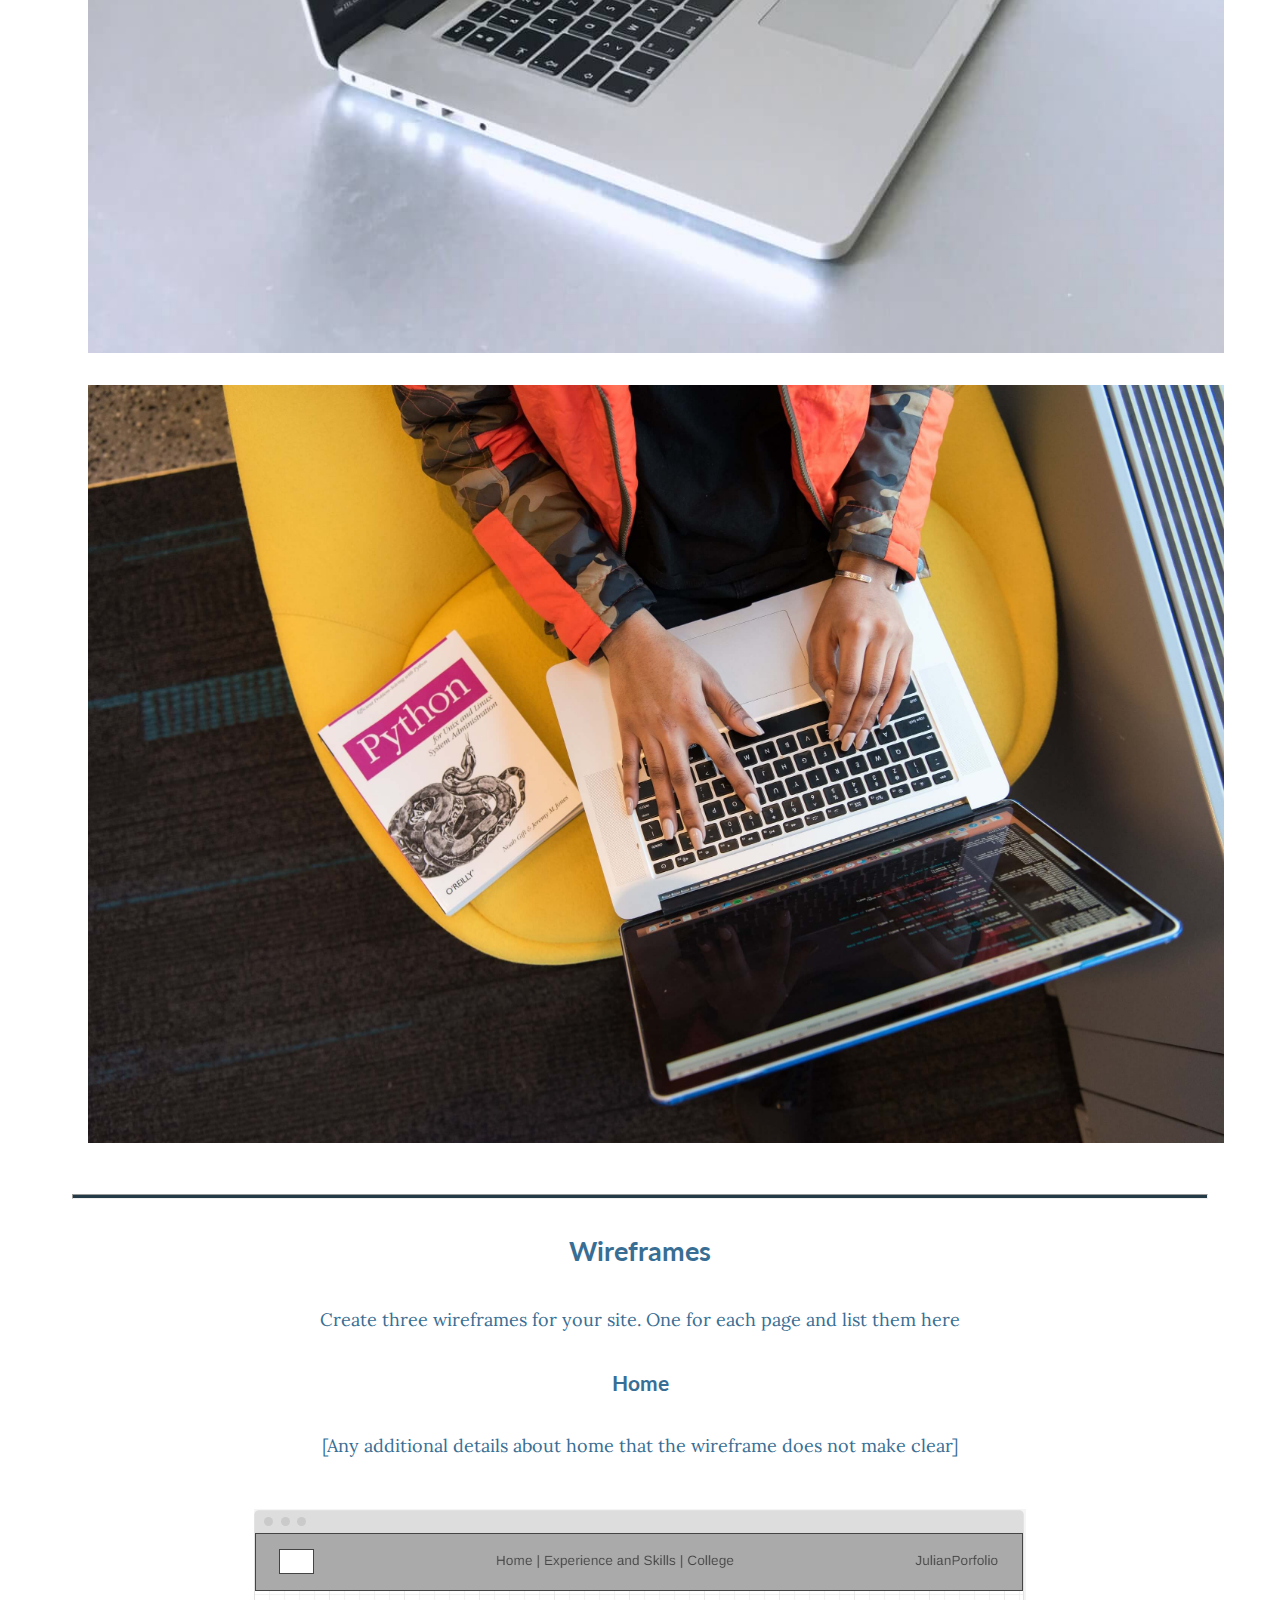
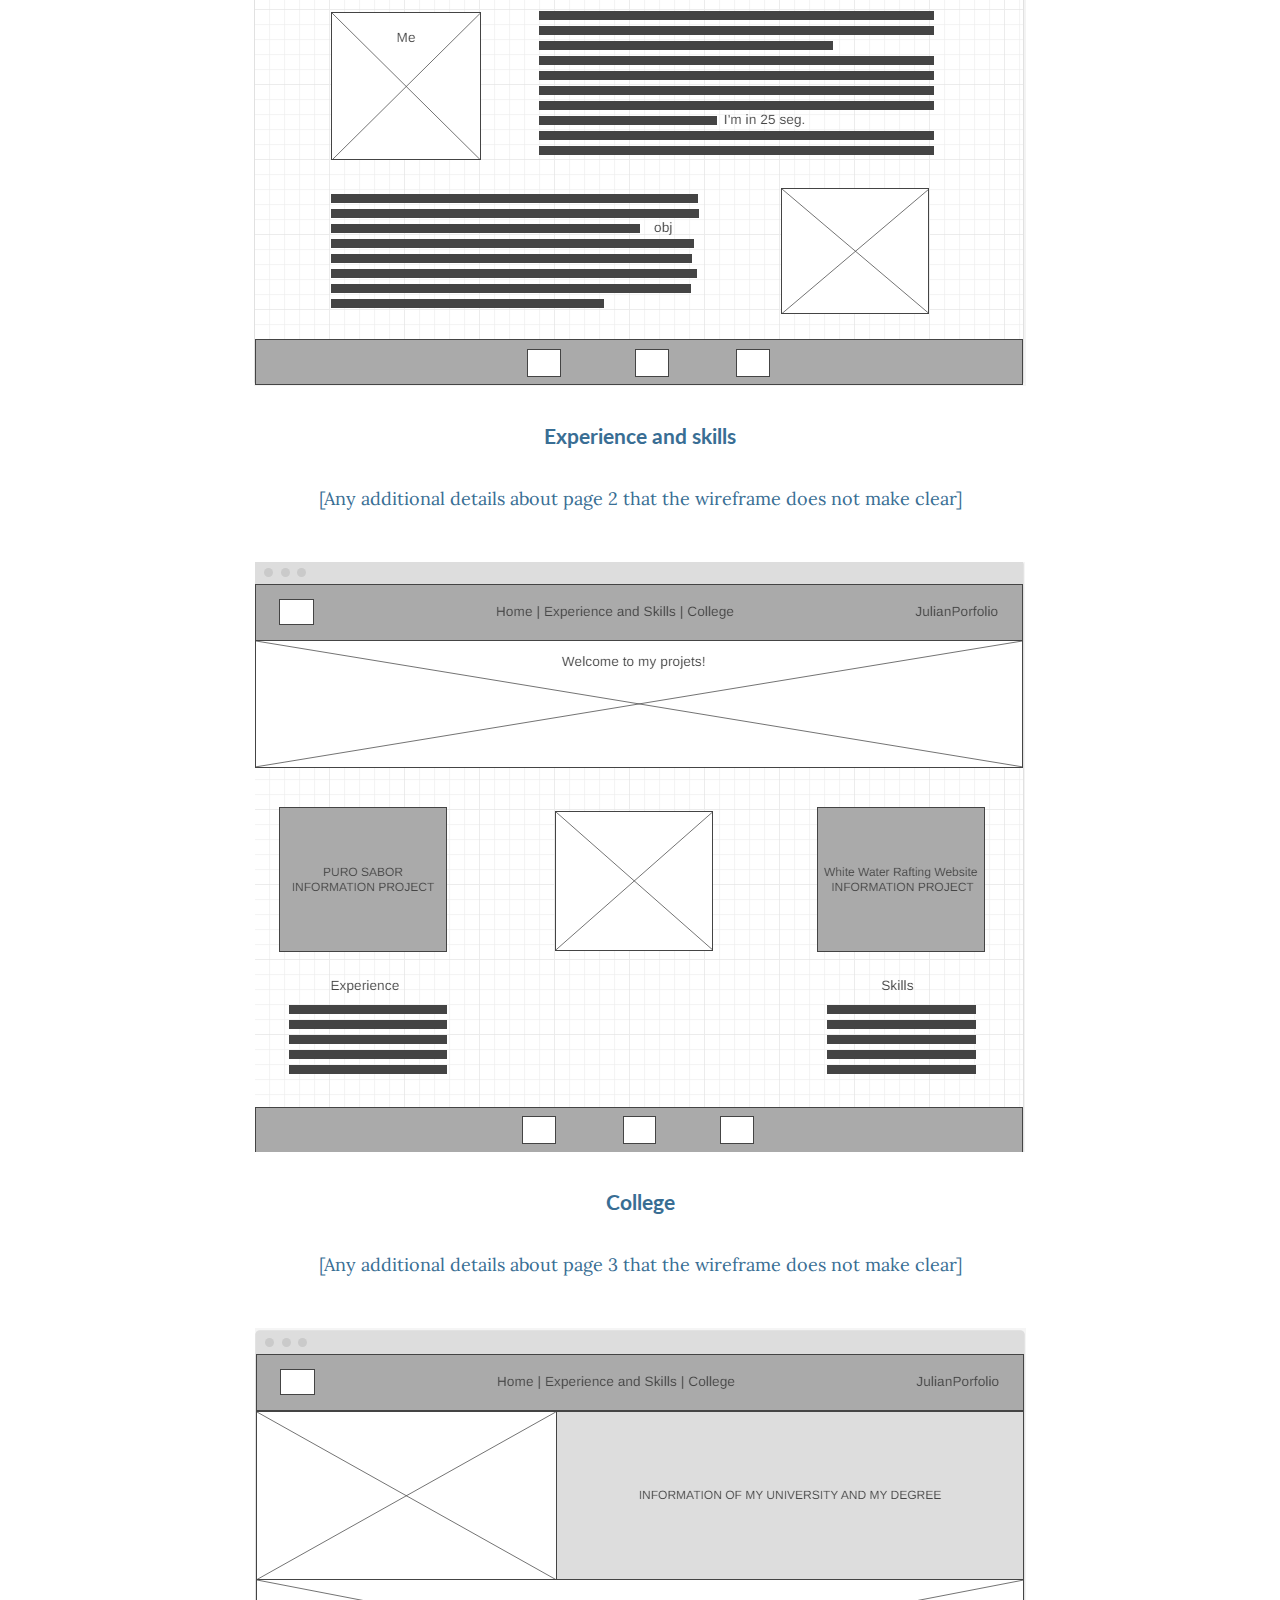
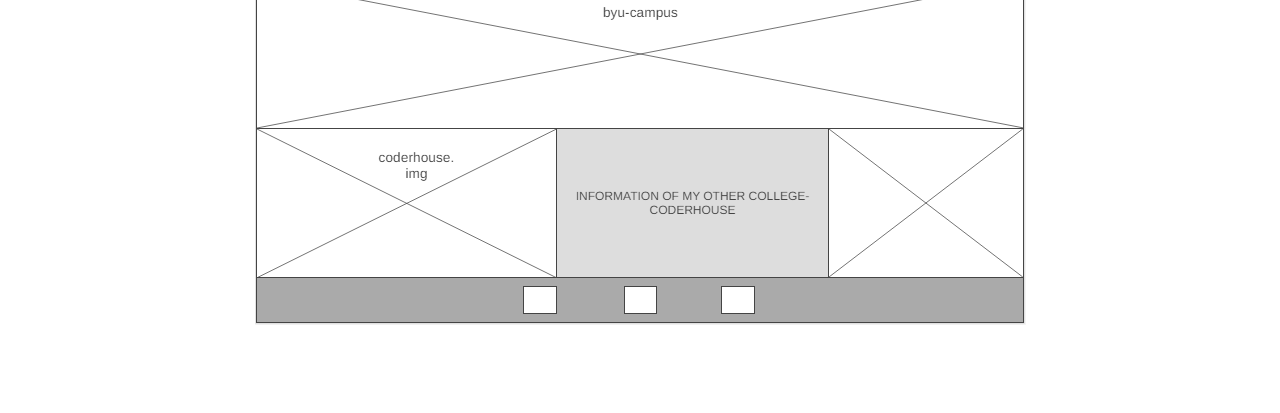
<file: porfolio/site-plan.html>
<!DOCTYPE html>
<html lang="en-us">
    
  <head>
    <meta charset="utf-8">
    <title>Site Plan</title>
    <link type="text/css" rel="stylesheet" href="styles/site-plan.css">
  </head>

  <body>
    <header>
      <h1>Porfolio Site Plan</h1>
      <h2>Julian Martinez</h2>
      <h2>WDD 130-A6</h2>
      <!-- In the header above, add the name or your site, your name and class number. For example if you are in section 3 you would put WDD 130.03 -->
    </header>
    <main>

      <!-- ------------------------Steps 2-3------------------------------ -->
      <hr>
      <h2>Overview</h2>
      <h3>Purpose</h3>
      <p>My purpose is demonstrate my knowledge to many IT employers. This is why that have create a new digital media for exhibit my abilities. </p>  <!-- change this -->


      <h3>Audience</h3>
      <p>My website this is directed to IT employers for exhibit my abilities and have future interviews in this area job. </p>  <!-- change this -->

      <hr>
      <h2>Branding</h2>
      <h3>Website Logo</h3>
      <!-- Replace this with some sort of logo for your site.  A logo can be as simple as the name of your site in a nice font :) -->
      <img src="./img/porfolio-logos.jpeg" alt="Logo image">
      <hr>
      <h2>
        Style Guide
      </h2>

      <!-- ------------------------Steps 4-8------------------------------ -->

      <h3>
        Color Palette
      </h3>
      <!--  The colors you choose for a website are one of the most important decisions you will make. Follow the instructions on the activity in iLearn then return and replace the color codes below with the hex color codes (the 6 digit numbers that show at the bottom of each color) for the colors you have chosen below.  You should have at least 2 colors but do not have to fill in all 4 if you do not need them.  -->

      <!-- Copy and paste the URL to your finished palette below Make sure to paste it into both spots -->
      Palette URL: <a href="https://coolors.co/396e94-e7c24f-a43312-381d2a-aabd8c" target="_blank">https://coolors.co/396e94-e7c24f-a43312-381d2a-aabd8c</a>


      <table class="colors">
        <tr><th>Primary</th><th>Secondary</th><th>Accent 1</th><th>Accent 2</th></tr>
        <!-- Replace the numbers in the boxes below with your hex color codes. Then switch to the site-plan.css file and change your colors there as well. -->
        <tr><td class="primary">[#619ab1]</td><td class="secondary">[#2e4958]</td><td class="accent1">[#243a46]</td><td class="accent2">[#619ab1]</td></tr>
      </table>

      <!-- ------------------------Step 9------------------------------ -->

      <h3>
        Typography
      </h3>
      <!-- Choose a font for your paragraphs (body copy) and headlines. What font(s) have you chosen? Why did you choose what you did?  Make sure to review the list of web safe fonts at W3Schools.org as a starting point.  Think also about which of your colors above you might use for background and font colors. -->

      <h4>
        Heading Font: 'Lato', sans-serif <!-- change this -->
      </h4>
      <h4>
        Paragraph Font: 'Lora', serif <!-- change this -->
      </h4>
      <h3>
        Normal paragraph example
      </h3>
      <p>
        Lorem ipsum dolor sit amet, consectetur adipiscing elit, sed do eiusmod tempor incididunt ut labore et dolore magna aliqua. Ut enim ad minim veniam, quis nostrud exercitation ullamco laboris nisi ut aliquip ex ea commodo consequat. Duis aute irure dolor in reprehenderit in voluptate velit esse cillum dolore eu fugiat nulla pariatur. Excepteur sint occaecat cupidatat non proident, sunt in culpa qui officia deserunt mollit anim id est laborum.
      </p>
      <h3>
        Colored paragraph example
      </h3>
      <p class="colored">
        Lorem ipsum dolor sit amet, consectetur adipiscing elit, sed do eiusmod tempor incididunt ut labore et dolore magna aliqua. Ut enim ad minim veniam, quis nostrud exercitation ullamco laboris nisi ut aliquip ex ea commodo consequat. 
      </p>

      <!-- ------------------------Step 10------------------------------ -->

      <h3>
        Navigation
      </h3>
      <!-- Think about how you want your navigation bar to look. In the site-plan.css file change the colors to your colors to get the look you desire. --> 
      <nav>
        <a href="#">Home</a>
        <a href="#">Page2</a>
        <a href="#">Page3</a>
      </nav>
      <hr>
      <h2>
        Site Map
      </h2>
      <div class="sitemap">
        <div class="sm-home">
          Home
        </div>
        <div class="sm-page2">
          [Page2] <!-- change this -->
        </div>
        <div class="sm-page3">
          [Page3]  <!-- change this -->
        </div>

        <div class="top">
          &nbsp;
        </div>
        <div class="left">
          &nbsp;
        </div>
        <div class="right">
          &nbsp;
        </div>

      </div>

      <!-- --------Content Section -------------- -->
      <hr>
      <h2>
        Content
      </h2>

      <h3>Site plan</h3>
      <p>
        Many people need to know where have a good talent for you companies but maybe They have not where search people talent that prove your skills and knowledge. This is the first purpose for this page, prove my skills in this profesional area and have in the future any interviews with employers.

        Now, what expect my audience to see my page? I Think that the first is see my IT knowledge shown on my web site like HTML, CSS, etc. All need to see that have for give, and this is a good opportunity to do so. For this reason my website give the more clear information about me and my skills and will be this any reason for see my porfolio.

        With this information you can see my principal object and my reason for prove this website be of interest for all. My skills and knowledge can be the solution for any employers, and if I can prove my skills and knowledge for the future employers, how can change my profesional life achieving to prove my skills and knowledge with the future employers?
      </p>

      <h3>Home page</h3>
      <p>
        [In this page I want that you see my potencial, biography and object. ¿Do you have a new web developer junior? This website can have the search information that you need. Welcome my name is Julian Martinez and you can have your new developer junior.]
      </p>
      <p>Images for the Home page</p>
        <img src="./img/20221106_110354.jpg" alt="me">
        <img src="./img/pexels-hitesh-choudhary-879109.jpg" alt="code person">

      </ul>
      <h3>[Experience and Skills]</h3>
      <p>
        [All need to see that have for give. In this page I want to attract the IT profesionals attention with my proyect and different skills. I want to prove my knowledge and my potencial for everyone.]
      </p>
      <p>Images for the Experience and Skills</p>
        <img src="./img/pexels-pixabay-270404.jpg" alt="code">
        <img src="./img/pexels-luis-gomes-546819.jpg" alt="code in text editor">

      </ul>
      <h3>[College]</h3>
      <p>
        [Education is very important for all, and proving that I'm studying in college is an extra point. I want you to see my education path with my certificate and my future degrees. On this page, you can see where I succeeded in learning this knowledge. ]
      </p>
      <p>Images for the Page 3</p>
        <img src="./img/rsz_2pexels-julien-brion-102061.jpg" alt="laptop on the table">
        <img src="./img/pexels-christina-morillo-1181359.jpg" alt="The man write in the computer">

      </ul>
      <hr>
      <h2>
        Wireframes
      </h2>
      <p>
        Create three wireframes for your site. One for each page and list them here</p>

      <h3>Home</h3>
      <p>         
        [Any additional details about home that the wireframe does not make clear]
      </p>
      <img src="./img/porfolio-page-BYU/Home - Page.PNG" alt="home page wireframe">

      <h3>Experience and skills</h3>
      <p>         
        [Any additional details about page 2 that the wireframe does not make clear]
      </p>
      <img src="./img/porfolio-page-BYU/Experince-skills.PNG" alt="page 2 wireframe">

      <h3>College</h3>
      <p>         
        [Any additional details about page 3 that the wireframe does not make clear]
      </p>
      <img src="./img/porfolio-page-BYU/College.PNG" alt="page 3 wireframe">
    </main>
  </body>

</html>
</file>
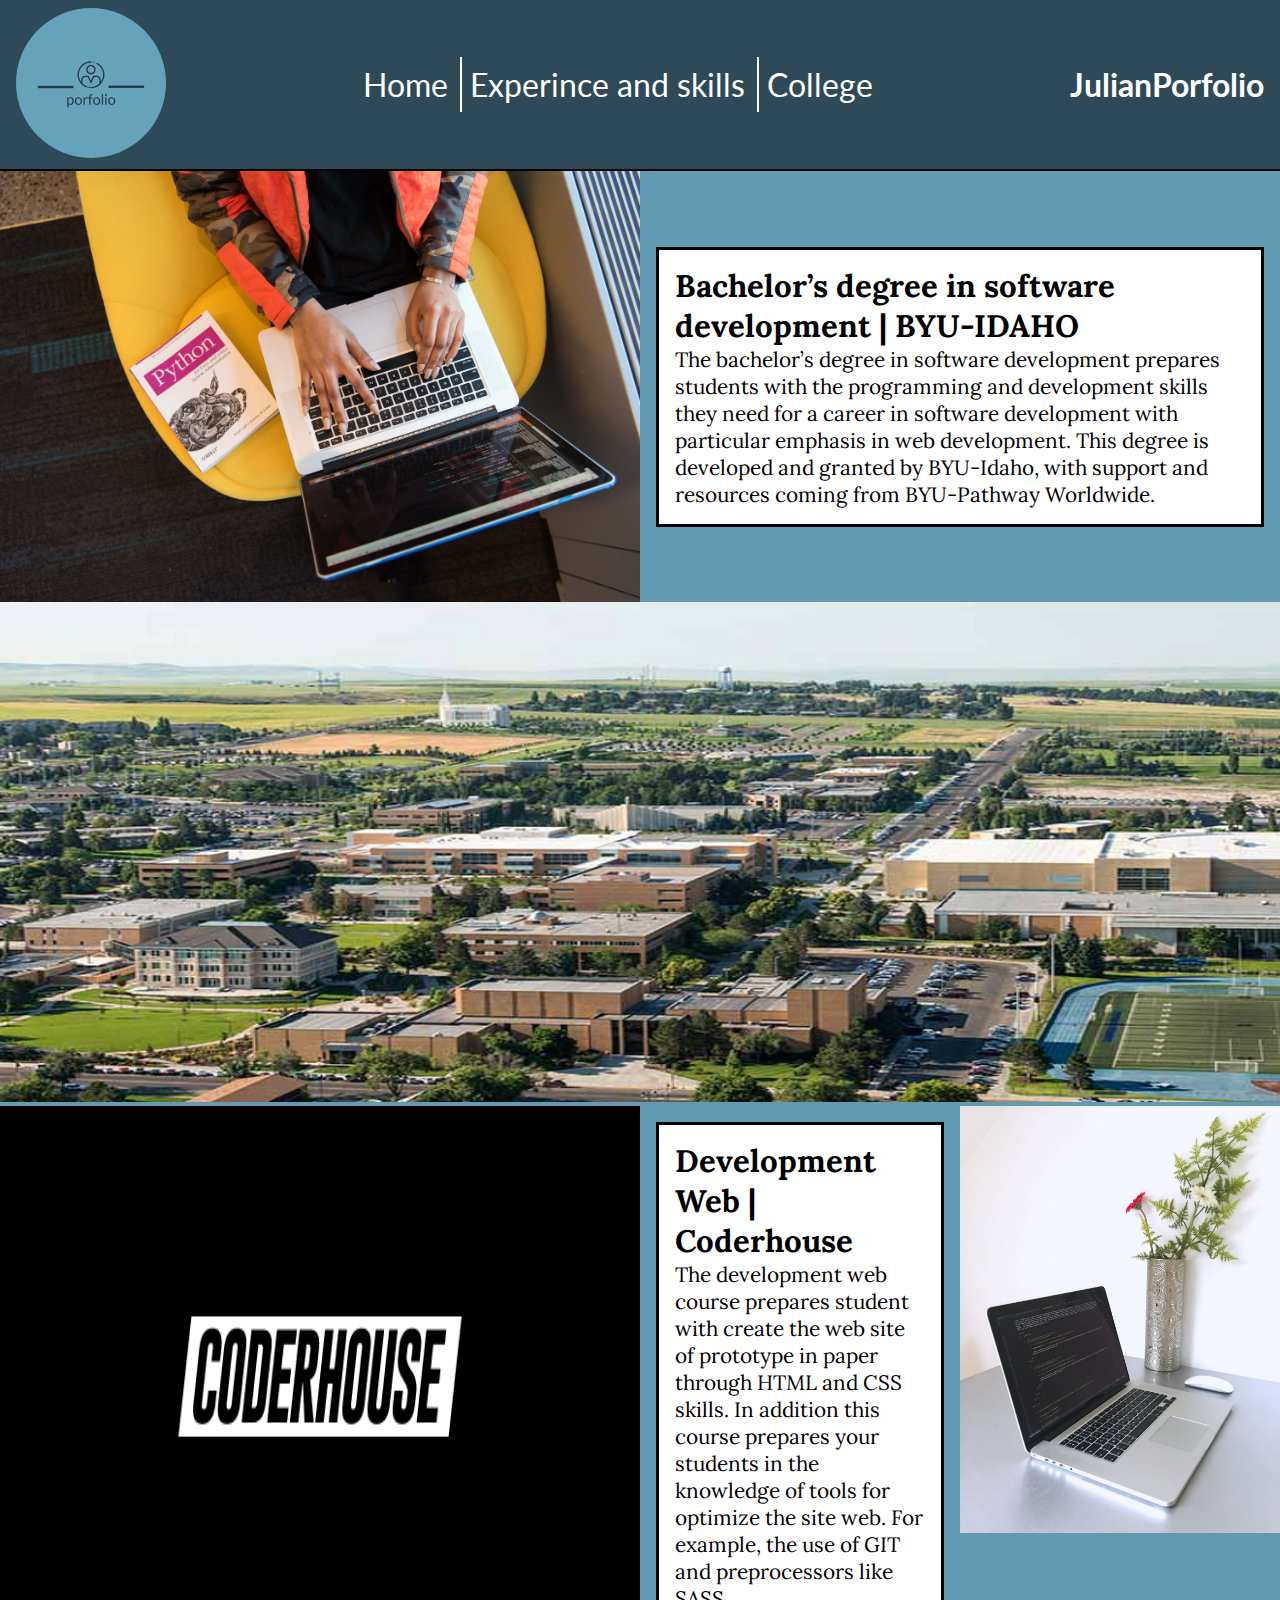
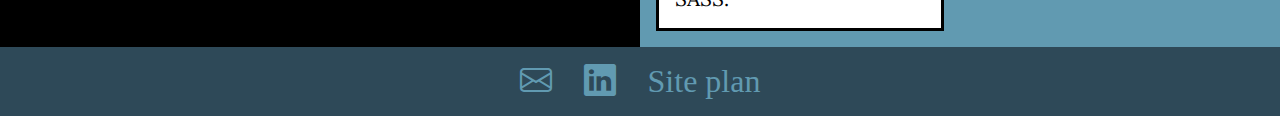
<file: porfolio/pages/college.html>
<!DOCTYPE html>
<html lang="en">
<head>
    <meta charset="UTF-8">
    <link rel="shortcut icon" href="../img/porfolio-logos.jpeg">
    <link rel="stylesheet" href="https://cdn.jsdelivr.net/npm/bootstrap-icons@1.11.1/font/bootstrap-icons.css">
    <link rel="stylesheet" href="../styles/main.css">
    <title> College | Porfolio</title>
</head>
<body>
    <header class="header-container">
        <a href="../index.html"><img src="../img/porfolio-logos.jpeg" alt="logo" class="logo"></a>
        <nav class="nav-bar">
            <a href="../index.html" class="nav-bar-item-1">Home</a>
            <a href="./experince_skills.html" class="nav-bar-item-2">Experince and skills</a>
            <a href="./college.html" class="nav-bar-item-3">College</a>
        </nav>
        <a href="../index.html" class="porfolio"><h1>JulianPorfolio</h1></a>
    </header>

    <main class="home-grid-2">
        <div class="img-python">
            <img src="../img/pexels-christina-morillo-1181359.jpg" alt="python code" class="python-code">
        </div>
        <section class="information-byu-i">
            <h2>Bachelor’s degree in software development | BYU-IDAHO</h2>
            <p>The bachelor’s degree in software development prepares students with the programming and development skills they need for a career in software development with particular emphasis in web development. This degree is developed and granted by BYU-Idaho, with support and resources coming from BYU-Pathway Worldwide.</p>
        </section>
        <div class="campus-byu-i">
            <img src="../img/byui_campus.jpg" alt="byui_campus" class="campus-byu-i-img">
        </div>
        <div class="coderhouse">
            <img src="../img/coderhouse.jpg" alt="CoderHouse" class="coderhouse-2">
        </div>
        <section class="information-coderhouse">
            <h2>Development Web | Coderhouse</h2>
            <p>The development web course prepares student with create the web site of prototype in paper through HTML and CSS skills. In addition this course prepares your students in the knowledge of tools for optimize the site web. For example, the use of GIT and preprocessors like SASS.</p>
        </section>
        <div>
            <img src="../img/rsz_2pexels-julien-brion-102061.jpg" alt="computer with code">
        </div>
    </main>
    <footer>
        <a href="mailto:juliandaniel9809@gmail.com" class="mail"><i class="bi bi-envelope"></i></a>
        <a href="https://www.linkedin.com/in/julian-daniel-martinez-pe%C3%B1aloza-82b995163/" target="_blank" class="linkedin"><i class="bi bi-linkedin"></i></a>
        <a href="https://julianmp09.github.io/wdd130/porfolio/site-plan.html" target="_blank" class="siteplan">Site plan</a>
    </footer>
</file>
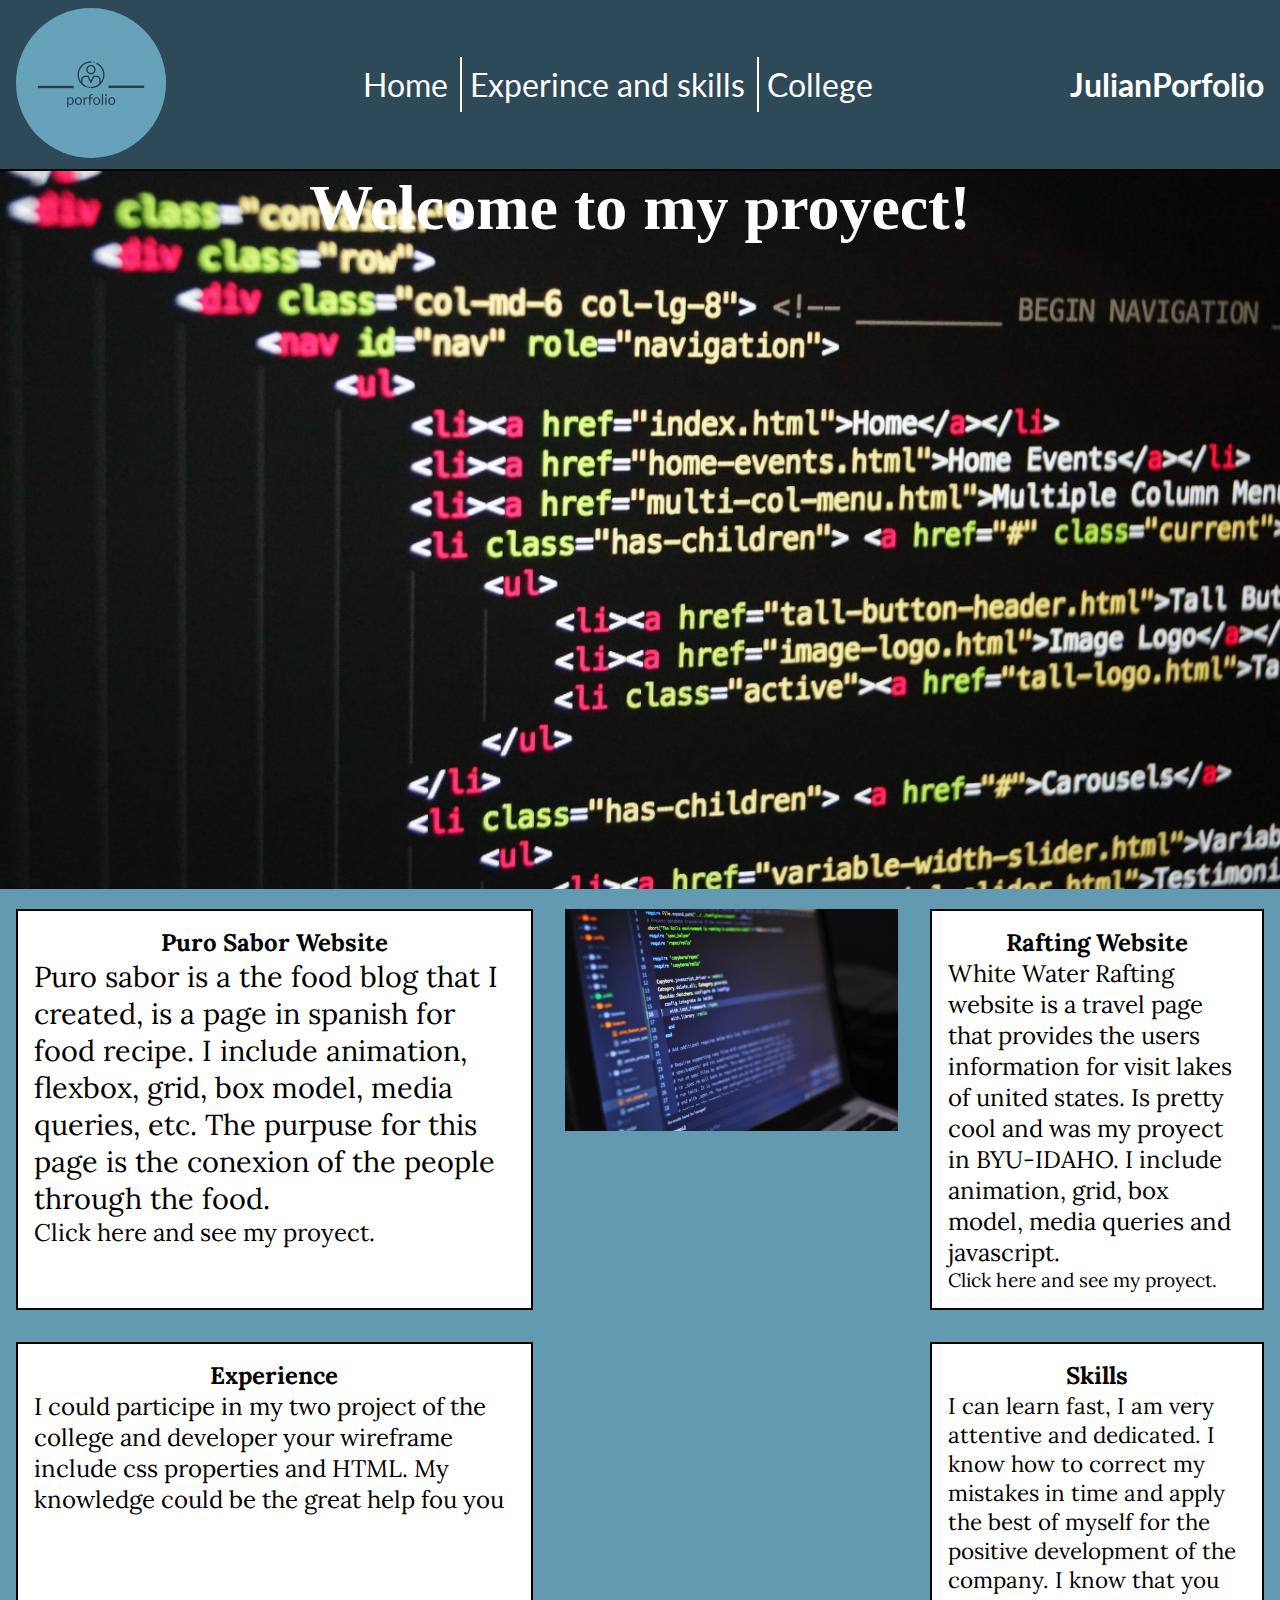
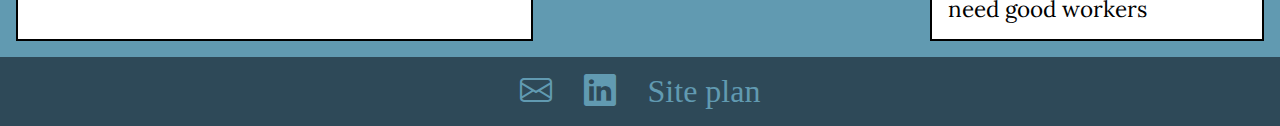
<file: porfolio/pages/experince_skills.html>
<!DOCTYPE html>
<html lang="en">
<head>
    <meta charset="UTF-8">
    <link rel="shortcut icon" href="../img/porfolio-logos.jpeg">
    <link rel="stylesheet" href="https://cdn.jsdelivr.net/npm/bootstrap-icons@1.11.1/font/bootstrap-icons.css">
    <link rel="stylesheet" href="../styles/main.css">
    <title> Experince and skills | Porfolio</title>
</head>
<body>
    <header class="header-container">
        <a href="../index.html"><img src="../img/porfolio-logos.jpeg" alt="logo" class="logo"></a>
        <nav class="nav-bar">
            <a href="../index.html" class="nav-bar-item-1">Home</a>
            <a href="./experince_skills.html" class="nav-bar-item-2">Experince and skills</a>
            <a href="./college.html" class="nav-bar-item-3">College</a>
        </nav>
        <a href="../index.html" class="porfolio"><h1>JulianPorfolio</h1></a>
    </header>
    <main class="home-grid">
            <div class="hero">
                <img src="../img/pexels-pixabay-270404.jpg" alt="man write in the laptop" class="img-hero">
            </div>
            <h1 class="hero-title">Welcome to my proyect!</h1>
            <section class="puro-sabor">
                <h2 class="h2-puro-sabor">Puro Sabor Website</h2>
                <p class="p-puro-sabor">Puro sabor is a the food blog that I created, is a page in spanish for food recipe. I include animation, flexbox, grid, box model, media queries, etc. The purpuse for this page is the conexion of the people through the food.</p>
                <a href="https://julianmp09.github.io/proyecto-puro-sabor/" target="_blank" class="a-puro-sabor"> Click here and see my proyect.</a>
            </section>
            <div class="img-center">
                <img src="../img/pexels-luis-gomes-546819.jpg" alt="computer">
            </div>
            <section class="Rafting-website">
                <h2 class="h2-Rafting-website">Rafting Website</h2>
                <p class="p-Rafting-website">White Water Rafting website is a travel page that provides the users information for visit lakes of united states. Is pretty cool and was my proyect in BYU-IDAHO. I include animation, grid, box model, media queries and javascript.</p>
                <a href="https://julianmp09.github.io/wdd130/wwr/index.html" target="_blank" class="a-Rafting-website">Click here and see my proyect.</a>
            </section>
            <section class="experience">
                <h2 class="h2-experience">Experience</h2>
                <p class="p-experience">I could participe in my two project of the college and developer your wireframe include css properties and HTML. My knowledge could be the great help fou you</p>
            </section>
            <section class="skills">
                <h2 class="h2-skills">Skills</h2>
                <p class="p-skills">I can learn fast, I am very attentive and dedicated. I know how to correct my mistakes in time and apply the best of myself for the positive development of the company. I know that you need good workers</p>
            </section>
    </main>
    <footer>
        <a href="mailto:juliandaniel9809@gmail.com" class="mail"><i class="bi bi-envelope"></i></a>
        <a href="https://www.linkedin.com/in/julian-daniel-martinez-pe%C3%B1aloza-82b995163/" target="_blank" class="linkedin"><i class="bi bi-linkedin"></i></a>
        <a href="https://julianmp09.github.io/wdd130/porfolio/site-plan.html" target="_blank" class="siteplan">Site plan</a>
    </footer>
</file>
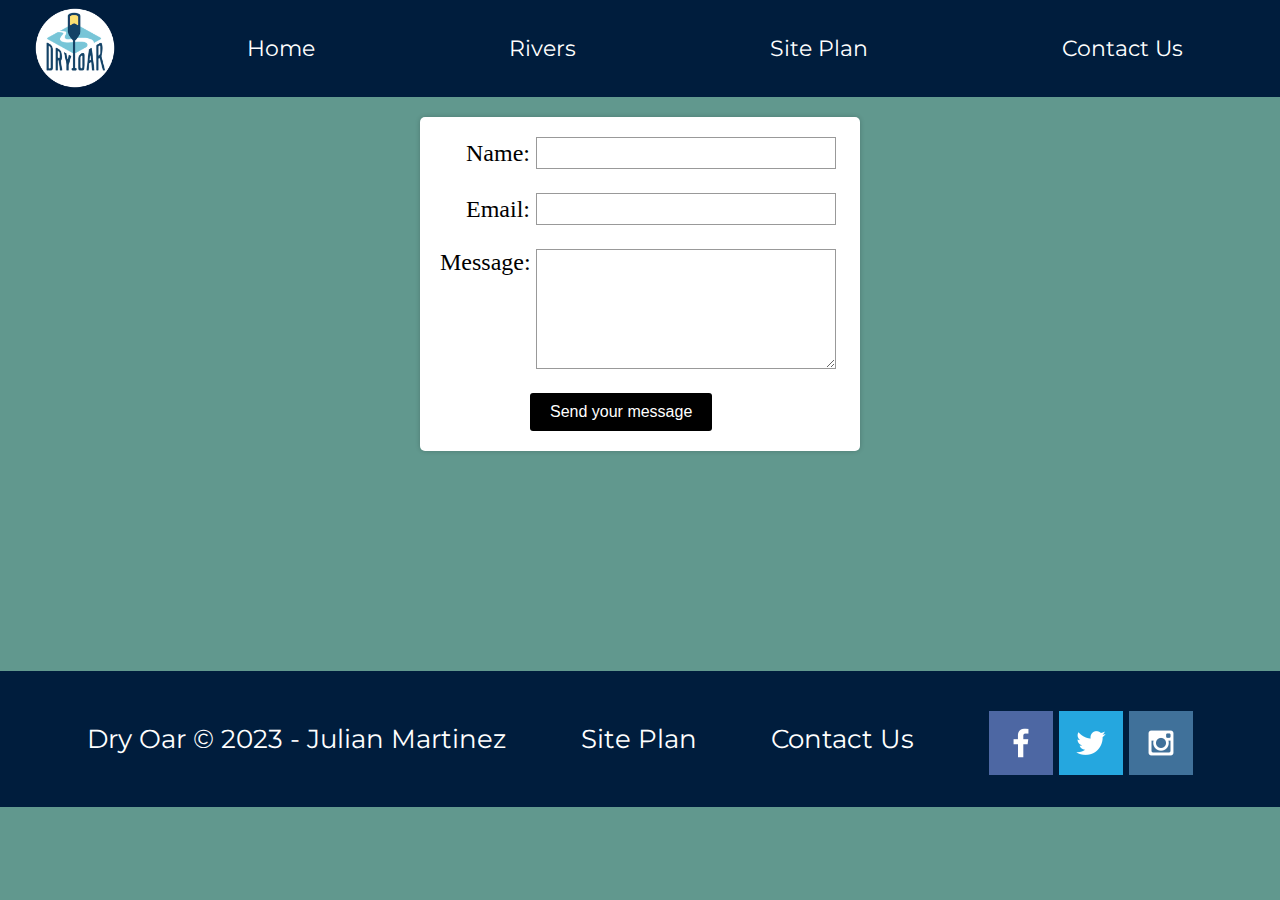
<file: wwr/contactus/contactus.html>
<!DOCTYPE html>
<html lang="en">
<head>
    <meta charset="UTF-8">
    <meta http-equiv="X-UA-Compatible" content="IE=edge">
    <meta name="viewport" content="width=device-width, initial-scale=1.0">
    <link rel="shortcut icon" href="../images/logo.png">
    <link rel="stylesheet" href="../styles/style.css">
    <title>Contactus | Whitewater Rafting Vacations | Dry Oar Boating </title>
</head>
<body>
        <header>
            <a id="logo_link" href="index.html">
                <img class="logo" src="../images/logo.png" alt="Dry Oar Logo">
            </a>
            <nav>
                <a href="../index.html">Home</a>
                <a href="../rivers/rivers.html">Rivers</a>
                <a href="../site-plan-rafting.html">Site Plan</a>
                <a href="./contactus.html">Contact Us</a>
            </nav>
    </header>
    <main class="home-grid">
        <div id="feedback"></div>
        <form action="/my-handling-form-page" method="post">
            <ul>
                <li>
                  <label for="name">Name:</label>
                  <input type="text" id="name" name="user_name" />
                </li>
                <li>
                  <label for="mail">Email:</label>
                  <input type="email" id="mail" name="user_email" />
                </li>
                <li>
                  <label for="msg">Message:</label>
                  <textarea id="msg" name="user_message"></textarea>
                </li>
                <li class="button">
                    <button type="submit">Send your message</button>
                </li>
              </ul>
        </form>

    </main>
    <footer>
        <p>Dry Oar &copy; 2023 - Julian Martinez</p>
        <p><a href="site-plan-rafting.html">Site Plan</a></p>
        <p><a href="contactus.html">Contact Us</a></p>
        <div class="social">
            <a href="https://facebook.com" target="_blank">
                <img src="../images/facebook.png"  alt="fb icon">
            </a>
            <a href="https://twitter.com" target="_blank">
                <img src="../images/twitter.png"  alt="twitter icon">
            </a>
            <a href="https://instagram.com" target="_blank">
            <img src="../images/instagram.png"  alt="instagram icon">
            </a>
        </div>
    </footer>
    <script>
        // get the feedback div element so we can do something with it.
        const feedbackElement = document.getElementById('feedback');
        // get the form so we can read what was entered in it.
        const formElement = document.forms[0];
        // add a 'listener' to wait for a submission of our form. When that happens run the code below.
        formElement.addEventListener('submit', function(e) {
            // stop the form from doing the default action.
            e.preventDefault();
            // set the contents of our feedback element to a message letting the user know the form was submitted successfully. Notice that we pull the name that was entered in the form to personalize the message!
            feedbackElement.innerHTML = 'Hello '+ formElement.user_name.value +'! Thank you for your message. We will get back with you as soon as possible!';
            // make the feedback element visible.
            feedbackElement.style.display = "block";
            // add a class to move everything down so our message doesn't cover it.
            document.body.classList.toggle('moveDown');
        });
    </script>   
</body>
</html>
</file>
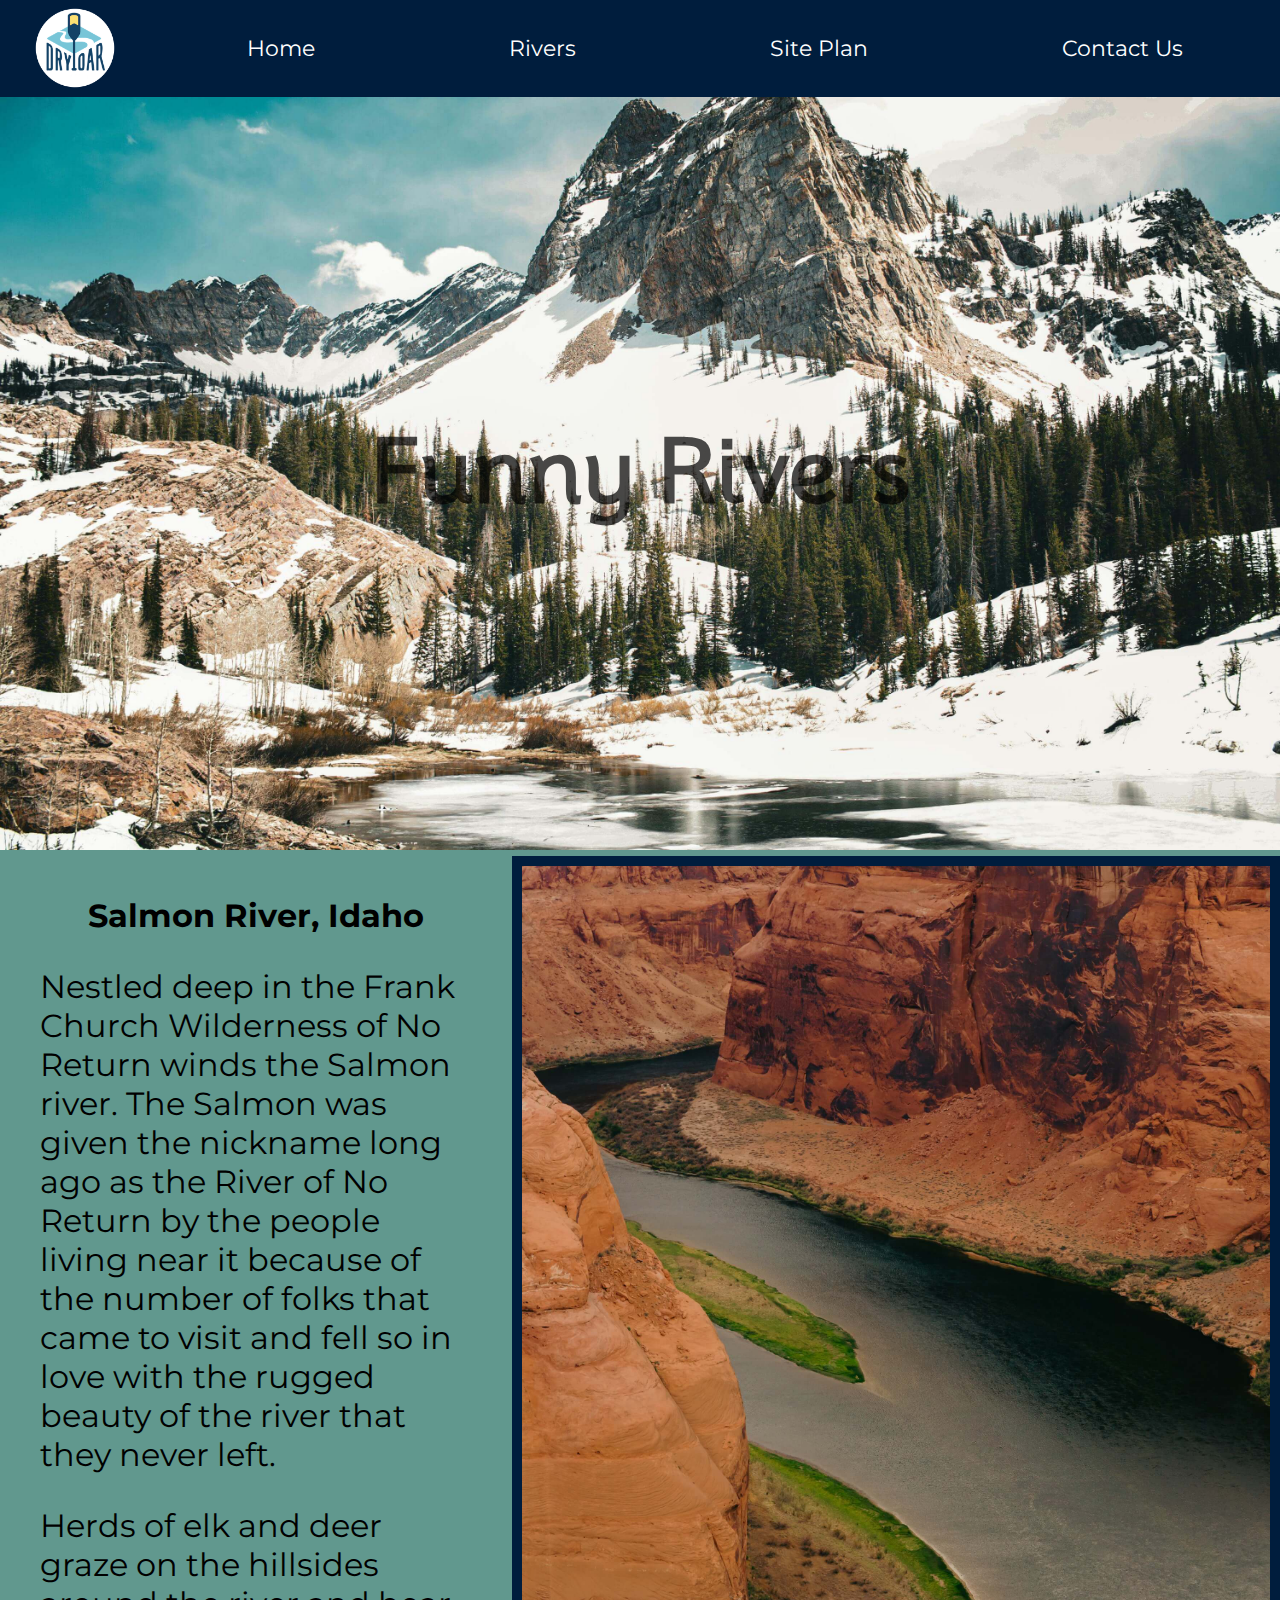
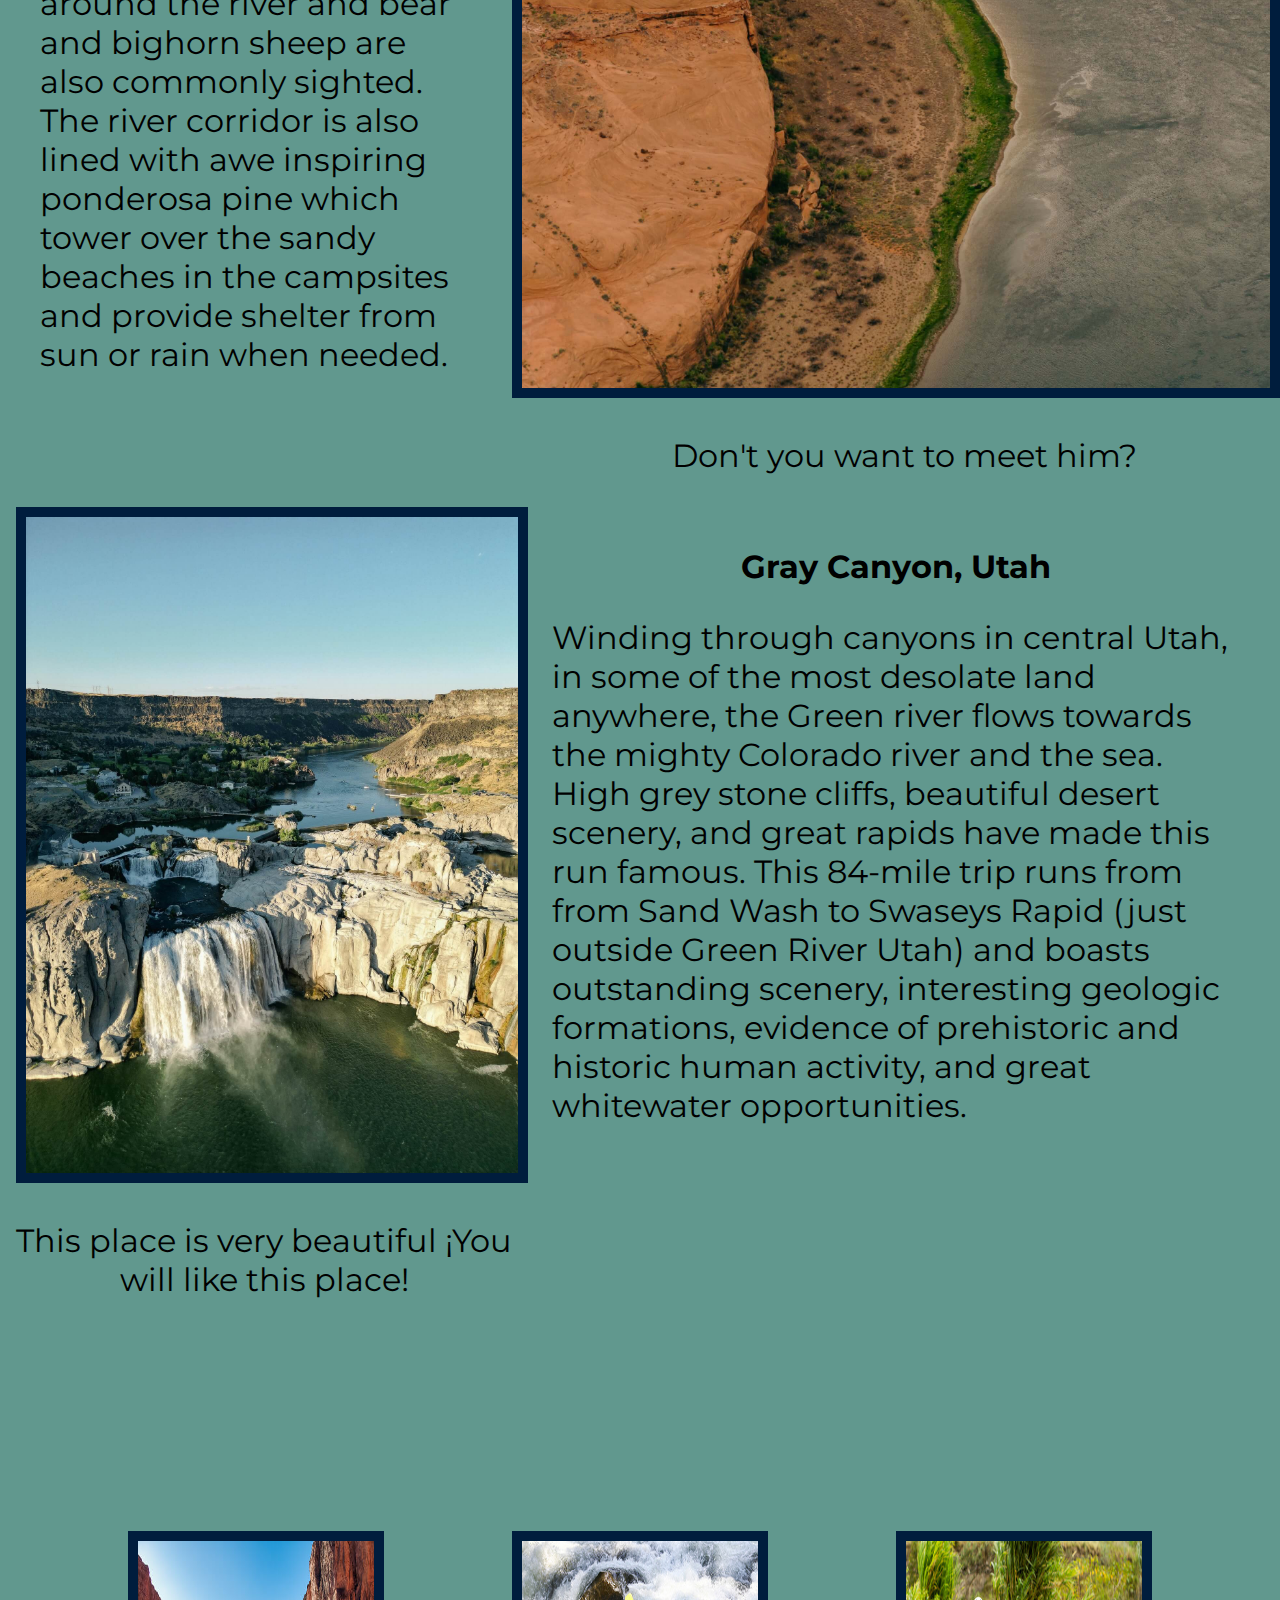
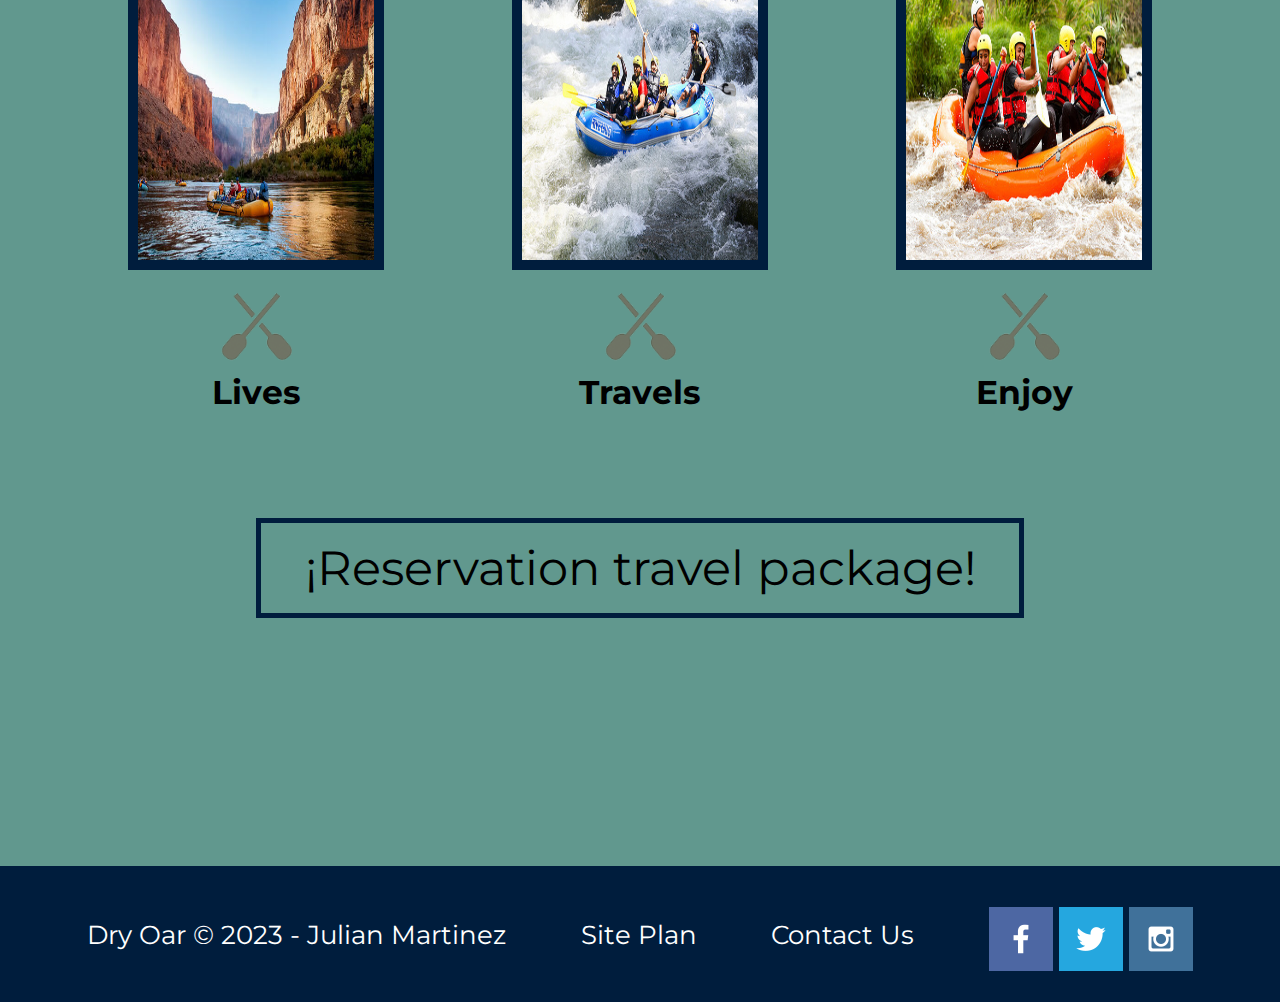
<file: wwr/rivers/rivers.html>
<!DOCTYPE html>
<html lang="en">
<head>
    <meta charset="UTF-8">
    <meta http-equiv="X-UA-Compatible" content="IE=edge">
    <meta name="viewport" content="width=device-width, initial-scale=1.0">
    <link rel="shortcut icon" href="../images/logo.png">
    <link rel="stylesheet" href="../styles/style.css">
    <title> Rivers | Whitewater Rafting Vacations | Dry Oar Boating </title>
</head>
<body>
        <header>
            <a id="logo_link" href="index.html">
                <img class="logo" src="../images/logo.png" alt="Dry Oar Logo">
            </a>
            <nav>
                <a href="../index.html">Home</a>
                <a href="./rivers.html">Rivers</a>
                <a href="../site-plan-rafting.html">Site Plan</a>
                <a href="../contactus/contactus.html">Contact Us</a>
            </nav>
    </header>
    <div id="hero">
        <div id="hero-box">
            <img id="hero-img" src="../images/gran_cayon_2.jpg" alt="gran cayon utah">
        </div>
        <section id="hero-msg">
            <h1 class="home-title-1">Funny Rivers</h1>
        </section>
    </div>
    <main class="home-grid">
        <section class="salomon-descripcion">
            <h2 class="salomon-text">Salmon River, Idaho</h2>
            <p class="salomon-text-1">Nestled deep in the Frank Church Wilderness of No Return winds the Salmon river. The Salmon was given the nickname long ago as the River of No Return by the people living near it because of the number of folks that came to visit and fell so in love with the rugged beauty of the river that they never left.</p>
            <p class="salomon-text-2">Herds of elk and deer graze on the hillsides around the river and bear and bighorn sheep are also commonly sighted. The river corridor is also lined with awe inspiring ponderosa pine which tower over the sandy beaches in the campsites and provide shelter from sun or rain when needed.</p>
        </section>

        <section class="salomon-img">
            <img class="card-img-salmon" src="../images/salmon_river.jpg" alt="salmon river">
            <p class="salomon-text-3">Don't you want to meet him?</p>
        </section>

        <section class="gray_canyon_descripcion">
            <h2 class="cayon-text">Gray Canyon, Utah</h2>
            <p class="cayon-text-1">Winding through canyons in central Utah, in some of the most desolate land anywhere, the Green river flows towards the mighty Colorado river and the sea. High grey stone cliffs, beautiful desert scenery, and great rapids have made this run famous. This 84-mile trip runs from from Sand Wash to Swaseys Rapid (just outside Green River Utah) and boasts outstanding scenery, interesting geologic formations, evidence of prehistoric and historic human activity, and great whitewater opportunities.</p>
        </section>

        <section class="canyon-img">
            <img class="card-img-cayon" src="../images/gran_cayon.jpg" alt="gran cayon">
            <p class="cayon-text-2">This place is very beautiful ¡You will like this place!</p>
        </section>

        <section class="rivers-card-1">
            <img class="card-img-1" src="../images/rafting11_advertising.jpg" alt="rafting boat">
            <img class="icon" src="../images/oars.png" alt="oars icon">
            <h2>Lives</h2>
        </section>

        <section class="camping-card-1">
            <img class="card-img-1" src="../images/rafting3_advertising.jpg" alt="rafting boat">
            <img class="icon" src="../images/oars.png" alt="oars icon">
            <h2>Travels</h2>
        </section>

        <section class="rapids-card-1">
            <img class="card-img-1" src="../images/rafting5_advertising.jpg" alt="rafting boat">
            <img class="icon" src="../images/oars.png" alt="oars icon">
            <h2>Enjoy</h2>
        </section>
        
        <section class="reservation">
            <p class="reservation-text">¡Reservation travel package!</p>
        </section>
    </main>
    <footer>
        <p>Dry Oar &copy; 2023 - Julian Martinez</p>
        <p><a href="site-plan-rafting.html">Site Plan</a></p>
        <p><a href="contactus.html">Contact Us</a></p>
        <div class="social">
            <a href="https://facebook.com" target="_blank">
                <img src="../images/facebook.png"  alt="fb icon">
            </a>
            <a href="https://twitter.com" target="_blank">
                <img src="../images/twitter.png"  alt="twitter icon">
            </a>
            <a href="https://instagram.com" target="_blank">
            <img src="../images/instagram.png"  alt="instagram icon">
            </a>
        </div>
    </footer>
</body>
</html>
</file>
<file: aboutme/style.css>
body{
    text-align: center;
    background-color: beige;
}

img{
    display: block;
    margin-left: auto;
    margin-right: auto;
    width: 350px;
}
</file>
<file: wwr/styles/style.css>
@import url('https://fonts.googleapis.com/css2?family=Montserrat:wght@200;400;700&family=Mooli&family=Open+Sans&display=swap');


body{
    background-color: #61988e;
    font-family: "mooli", "Open Sans";
    font-family: "Montserrat";
    font-size: 22px;
    margin: 0;
    padding: 0;
}

h2{
    margin: 0;
}

header{
    display: grid;
    grid-template-columns: 150px auto; 
    background-color:  #001d3d;
}

#logo_link{
    padding-top: 5px;
    justify-self: center;
    align-self: center;
} 

.logo{
    width: 80px;
}

nav{
    display: flex;
    justify-content: space-around;
}

nav a{
    text-align: center;
    color: white;
    text-decoration: none;
    padding: 35px;
}

nav a:hover{
    background-color: #61988e;
    color: black;
}

.book, .join{
    background-color: white;
    color: black;
    text-decoration: none;
    font-size: 18px;
    padding: 15px 30px;
    margin-top: 50px;
    border-radius: 5px;
}

.book:hover, .join:hover{
    background-color: #61988e;
    color: white;
}

.home-title{
    color: white;
    font-family: "mooli", "Open Sans";
    font-size: 2em;
    margin-top: 10px;
}

#hero{
    display: grid;
    grid-template-columns: 1fr 3fr 1fr;
    margin-top: -100px;
}

#hero-box {
    grid-column: 1/4;
    grid-row: 1/3;
    z-index: -1;
}

#hero-msg{
    grid-column: 2/3;
    grid-row: 1/2;
    margin-top: 100px;
}

#hero-img{
    width: 100%;
}

#hero-msg h1, #hero-msg h4{
    text-align: center;
}

.home-grid{
    display: grid;
    grid-template-columns: repeat(10, 1fr);
}

.card-img {
    border: 10px solid #d9c2a3;
    transition: transform .5s;
    box-shadow: 5px 5px 10px #6f7364;
}

.card-img:hover {
    opacity: .6;
    transform: scale(1.1);
}


.rivers-card{
    grid-column: 2/4;
    grid-row: 2/3;
}

.camping-card{
    grid-column: 5/7;
    grid-row: 2/3;
}

.rapids-card{
    grid-column: 8/10;
    grid-row: 2/3;
}

.rivers-card, .camping-card, .rapids-card{
    margin: 200px 0;
}

h4{
    color: white;
}

.mountains{
    grid-column: 2/7;
    grid-row: 5/8;
    box-shadow: 5px 5px 10px #6f7364;
}

.msg{
    background-color: #001d3d;
    line-height: 1.5em;
    padding: 35px;
    grid-column: 6/10;
    grid-row: 6/7;
    box-shadow: 5px 5px 10px #6f7364;
}

.msg h2{
    color: white;
    font-family: "mooli", "Open Sans";
}

.msg p{
    color: white;
    font-size: .8em;
    padding-bottom: 15px;
}

.card-img, .mountains{
    border: 10px solid  #001d3d;
    width: 100%;
}

.button-box{
    text-align: center;
}

main section{
    text-align: center;
}

main section img{
    box-sizing: border-box;
}

#background {
    height: 725px;
    background-color: #001d3d;
    grid-column: 1/11;
    grid-row: 4/9;
}


.icon{
    width: 80px;
    padding-top: 10px;
}

/* Start in the river page */
.home-title-1{
    color: black;
    font-family: "mooli", "Open Sans";
    font-size: 4em;
    opacity: 0.7;
    margin-top: 20rem;
    transition: all 0.5s ease-in;
}

.home-title-1:hover{
    text-decoration: underline;
    opacity: 1;
}

.salomon-descripcion{
    grid-column: 1/5;
    grid-row: 1/2;
    padding: 2.5rem;
    font-family: "Montserrat";
    text-align: left;
}

.salomon-text{
    font-size: 2rem;
    text-align: center;
}

.salomon-text-1{
    font-size: 2rem;
}

.salomon-text-2{
    font-size: 2rem;
}

.salomon-text-3{
    font-size: 2rem;
    margin-left: 1rem;
    transition: 0.5s;
}

.salomon-text-3:hover{
    transform: scale(1.1);
}

.salomon-img{
    grid-column: 5/11;
    grid-row: 1/2;
}

.card-img-salmon{
    width: 100%;
    border: 10px solid  #001d3d;

}

.gray_canyon_descripcion{
    grid-column: 5/11;
    grid-row: 2/3;
    text-align: left;
    padding: 2.5rem;
}
.cayon-text{
    font-size: 2rem;
    text-align: center;
}
.cayon-text-1{
    font-size: 2rem;
}
.cayon-text-2{
    font-size: 2rem;
    text-align: center;
    margin-left: 1rem;
    transition: 0.5s;
}

.cayon-text-2:hover{
    transform: scale(1.1);
}

.canyon-img{
    grid-column: 1/5;
    grid-row: 2/3;
}

.card-img-cayon{
    width: 100%;
    border: 10px solid  #001d3d;
    margin-left: 1rem;
}

.rivers-card-1{
    grid-column: 2/4;
    grid-row: 4/5;
}

.rapids-card-1{
    grid-column: 8/10;
    grid-row: 4/5;
}

.camping-card-1{
    grid-column: 5/7;
    grid-row: 4/5;
}


.rivers-card-1, .camping-card-1, .rapids-card-1{
    margin: 200px 0;
    
}

.card-img-1 {
    border: 10px solid  #001d3d;
    width: 100%;
    height: 100%;
    transition: transform .5s;
}

.card-img-1:hover {
    opacity: .6;
    transform: scale(1.1);
}

.reservation{
    grid-column: 3/9;
    grid-row: 5/6;
}

.reservation-text{
    font-size: 3rem;
    padding: 1rem;
    border: 5px solid  #001d3d;
    font-family: "Montserrat";
    transition: 0.5s;
    cursor: pointer;
}

.reservation-text:hover{
    transform: scale(1.1);
}

/* Start contactus */

form {
    /* Center the form on the page */
    grid-column: 1/11;
    margin: 20px auto;
    width: 400px;
    font-size: 1.5rem;
    /* Form outline */
    background-color: white;
    font-family: "Monserrat";
    padding: 20px;
    border-radius: 5px;
    box-shadow: 0 0 5px rgba(0, 0, 0, 0.2);
  }
  
  ul {
    list-style: none;
    padding: 0;
    margin: 0;
  }
  
  form li + li {
    margin-top: 1em;
  }
  
  label {
    /* Uniform size & alignment */
    display: inline-block;
    width: 90px;
    text-align: right;
  }
  
  input,
  textarea {
    /* To make sure that all text fields have the same font settings
       By default, textareas have a monospace font */
    font: 1em sans-serif;
  
    /* Uniform text field size */
    width: 300px;
    box-sizing: border-box;
  
    /* Match form field borders */
    border: 1px solid #999;
  }
  
  input:focus,
  textarea:focus {
    /* Additional highlight for focused elements */
    border-color: #000;
  }
  
  textarea {
    /* Align multiline text fields with their labels */
    vertical-align: top;
  
    /* Provide space to type some text */
    height: 5em;
  }
  
  .button {
    /* Align buttons with the text fields */
    padding-left: 90px; /* same size as the label elements */
  }
  
  button {
    /* This extra margin represent roughly the same space as the space
       between the labels and their text fields */
       background-color: black;
       font-size: 1rem;
       color: white;
       padding: 10px 20px;
       border: none;
       border-radius: 3px;
       cursor: pointer;
  }

  button:hover{
        background-color: gray;
  }



#feedback {
    background-color: antiquewhite;
    position: absolute;
    top: 0;
    left: 0;
    right: 0;
    padding: .5em;
    /* make this element invisible until we are ready for it */
    display: none;      
}
.moveDown {
    margin-top: 3em;
}  



footer{
    display: flex;
    color: white;
    background-color: #001d3d;
    padding: 25px 50px;
    margin-top: 200px;
    justify-content: space-around;
    align-items: center;
}

footer .social img{
    padding-top: 15px;
}

footer p{
    font-size: 1.2em;
}

footer p a:hover{
    text-decoration: underline;
}

footer a{
    color: white;
    text-decoration: none;
}

footer a:hover{
    color: white;
}

@media screen and (max-width: 900px) {
    #hero, .home-grid {
        display: block;
        height: auto;
    }
    nav, footer {
        flex-direction: column;
    }
    nav a {
        display: block;
        padding: 15px;
    }
    #hero {
        margin-top: 0;
    }
    #hero-msg {
        margin-top: 0;
    }
    #hero-msg h4 {
        display: none;
    }
    .home-title {
        font-size: 25px;
        color: #6f7364;
    }
    .rivers-card, .camping-card, .rapids-card { 
        margin: 50px auto;
        width: 60%;
    }
    #background {
        display: none;
    }
    .mountains, .msg {
        width: 80%;
        display: block;
        margin: 0 auto;
    }
    footer {
        margin-top: 25px;
    }
}
</file>
<file: positionstyles.css>
/* CSS - Name: "positionstyles.css" */
/* Activity 1 styles */
.content1 {
  display: grid;
  grid-template-columns: 1fr 1fr;
  justify-items: center;
  gap: 20px;

}
.red1 { 
  width: 100%; 
  height: 100px; 
  background-color: red; 
  grid-column: 1/3;

} 
.green1 {
  width: 200px; 
  height: 200px; 
  background-color: green; 

} 
.yellow1 {
  width: 200px; 
  height: 200px; 
  background-color: gold; 
} 
.blue1 {
  width: 100%; 
  height: 100px; 
  background-color: blue;
  grid-column: 1/3;
} 
/* Activity 2 styles */ 
.content2 {
  display: grid;
  grid-template-columns: repeat(5, 50px);
}
.red2 {
  width: 100px; 
  height: 100px; 
  background-color: red;
  grid-column: 1/2; 
  grid-row: 1/2;
  position: relative;

} 
.green2 { 
  width: 100px; 
  height: 100px; 
  background-color: green;
  grid-column: 2/3;
  grid-row: 2/3;
  position: relative;
  bottom: 50px;
} 
.yellow2 {
  width: 100px; 
  height: 100px; 
  background-color: gold;
  grid-column: 3/4;
  grid-row: 3/4;
  position: relative;
  bottom: 100px;
} 
.blue2 {
  width: 100px; 
  height: 100px; 
  background-color: blue;
  grid-column: 4/5;
  grid-row: 4/5;
  position: relative;
  bottom: 160px;
} 
/* Activity 3 styles */ 
.content3 {
  display: grid;
  grid-template-columns: repeat(4, 1fr);
  grid-column-gap: 80px;;
}
.red3 {
  width: 100%; 
  height: 100px; 
  background-color: red;
  grid-column: 1/5; 
} 
.green3 {
  width: 100%; 
  height: 200px; 
  background-color: green;
  grid-column: 1/3;
  grid-row: 2/3;
} 
.yellow3 {
  width: 100%; 
  height: 200px; 
  background-color: gold;
  grid-column: 3/5;
  grid-row: 2/3; 
} 
.blue3 {
  width: 100%;
  height: 100px; 
  background-color: blue;
  grid-column: 1/5;
} 
/* Activity 4 styles */ 
.content4 {
  display: grid;
  grid-template-columns: repeat(4,1fr);
  height: 400px;
}
.red4 {
  width: 100%; 
  height: 100%; 
  background-color: red;
  grid-column: 1/3;
  grid-row: 1/4; 
} 
.green4 {
  width: 100%; 
  height: 100%; 
  background-color: green;
  grid-column: 3/5;
  grid-row: 1/2; 
} 
.yellow4 {
  width: 100%; 
  height: 100%; 
  background-color: gold;
  grid-column: 3/5;
  grid-row: 2/3;

} 
.blue4 {
  width: 100%; 
  height: 100%; 
  background-color: blue;
  grid-column: 3/5;
  grid-row:3/4;
} 
/* Activity 5 styles */ 
.content5 {
  height: 400px;
}
.red5 { 
  width: 100%; 
  height: 100px; 
  background-color: red; 
} 
.green5 { 
  width: 200px; 
  height: 200px; 
  background-color: green;
  float: left;



} 
.yellow5 {
  width: 100%; 
  height: 100%; 
  background-color: gold;
  font-size: 23px;
} 
.blue5 {
  width: 100%; 
  height: 100px; 
  background-color: blue; 
} 
/* Activity 6 styles */ 
.content6 {
  display: grid;
  grid-template-columns: repeat(6, 1fr);
}
.red6 {
  width: 100%; 
  height: 150px; 
  background-color: red; 
  grid-column: 1/5;
  grid-row: 1/3;
} 
.green6 {
  width: 100%; 
  height: 200px; 
  background-color: green;
  grid-column: 1/3;
  grid-row: 5/7;
  z-index: 1;
} 
.yellow6 {
  width: 100%; 
  height: 450px; 
  background-color: gold;
  grid-column: 5/7;
  grid-row: 3/7;
  z-index: 1; 
} 
.blue6 {
  width: 100%; 
  height: 400px; 
  background-color: blue;
  grid-column: 2/6;
  grid-row: 2/6; 
} 


/* Do not make any changes below here */
.activity {
  width: 70%; 
  margin: 20px auto; 
  font-family: Arial, sans-serif; 
  border: 1px solid black; 
  padding: 10px; 
  clear:both; 
  overflow: auto;
} 

.hint {
  border: 1px solid grey;
  background: #e0e0e0;
  padding: .5em;
  position: relative;
  margin: 1em 0;
}
.hint h3 {
  margin: 0;
}
.hint:hover {
  background: #d0d0d0;
}
.hint > div {
  display: none;
}

.hint input[type=checkbox] {
  position: absolute;
  width: 100%;
  height: 100%;
  opacity: 0;
  z-index: 1;
  cursor: pointer;
}

.hint input[type=checkbox]:checked ~ div {
  display: block;
}

.hint i {
  position: absolute;
  transform: translate(-6px, 0);
  margin-top: 16px;
  right: 10px;
  top: -3px;
}
.hint i:before, .hint i:after {
  content: "";
  position: absolute;
  background-color: black;
  width: 3px;
  height: 9px;
}
.hint i:before {
  transform: translate(2px, 0) rotate(45deg);
}
.hint i:after {
  transform: translate(-2px, 0) rotate(-45deg);
}

.hint input[type=checkbox]:checked ~ i:before {
  transform: translate(-2px, 0) rotate(45deg);
}
.hint input[type=checkbox]:checked ~ i:after {
  transform: translate(2px, 0) rotate(-45deg);
}
.hint a {
  position: relative;
  z-index: 1;
}
</file>
<file: porfolio/styles/site-plan.css>
/* if you are using any Google fonts change the font names below to your fonts. 
Any spaces in your font name should be replaced with a +. 
Fonts are separated by a | */
@import url('https://fonts.googleapis.com/css2?family=Lato:ital,wght@0,400;0,700;1,300;1,400&family=Lora:ital,wght@0,400;0,600;1,400;1,600&display=swap');

:root {
  /* change the values below to your colors from your palette */
  --primary-color: #619ab1;
  --secondary-color: #2e4958 ;
  --accent1-color: #243a46;
  --accent2-color: #619ab1;

  /* change the values below to your chosen font(s) */
  --heading-font: 'Lato', sans-serif;
  --paragraph-font: 'Lora', serif;

  /* these colors below should be chosen from among your palette colors above */
  --headline-color-on-white: #396E94;  /* headlines on a white background */ 
  --headline-color-on-color: white; /* headlines on a colored background */ 
  --paragraph-color-on-white: #396E94; /* paragraph text on a white background */ 
  --paragraph-color-on-color: white; /* paragraph text on a colored background */ 
  --paragraph-background-color: #396E94  ;
  --nav-link-color: #396E94;
  --nav-background-color: #D4AC0D;
  --nav-hover-link-color: white;
  --nav-hover-background-color: #396E94;
}


/*  Look around below...but DON'T CHANGE ANYTHING! */

body {
  max-width: 1200px;
  margin: 0 auto;
  padding: 4em;
  font-size: 18px;
  text-align: center;
}
img {
  display: block;
  margin: 0 auto;
  max-width: 100%;
  padding: 1rem;
}
h1, h2, h3, h4, h5, h6 {
  font-family: var(--heading-font);
  color: var(--headline-color-on-white);
}
h2 {
  text-align: center;
}
hr {
  height: 3px;
  margin: 35px 0;
  background: var(--accent1-color);
}
header {
  padding: 1em;
  text-align: center;
  color: var(--headline-color-on-color);
  background-color: var(--paragraph-background-color);
}
header > h1, header > h2 {
  color: var(--headline-color-on-color);
}

p {
  font-family: var(--paragraph-font);
  color: var(--paragraph-color-on-white);
  padding: 1em;
}
.colors {
  width: 100%;
  min-width: 350px;
  margin: 30px auto;
  text-align: center;
}
.colors th {
  background-color: #999;
}
.colors td{
  width: 25%;
  height: 3em;
}

.primary {
  color: #fff;
  background-color: var(--primary-color);
}
.secondary {
  color: #fff;
  background-color: var(--secondary-color);
}
.accent1 {
  color: #fff;
  background-color: var(--accent1-color);
}
.accent2{
  color: #fff;
  background-color: var(--accent2-color);
}

p.colored {
  background-color: var(--paragraph-background-color);
  color: var(--paragraph-color-on-color);
}

nav {
  background-color: var(--nav-background-color);
  line-height: 3em;
  text-align: center;
  font-size: 1.2em;
}
nav  {
  list-style-type: none;
  display: flex;

}
nav a {
  padding:1em;
  min-width: 120px;
  text-decoration: none;
  padding: 10px;

}
nav a:link, nav a:visited {
  color: var(--nav-link-color);
}
nav a:hover {
  color: var(--nav-hover-link-color);
  background-color: var(--nav-hover-background-color);
}

.sitemap {
  display: grid;
  justify-content: center;

  grid-template-columns: repeat(6, 15%);
  grid-template-rows: 3em 1.5em 1.5em 3em;
  grid-template-areas: ". . home home . ."
    ". . . top . ."
    ". left left right right ."
    "page2 page2 . . page3 page3";
}
.sitemap > div {

  text-align: center;

}
.sm-home {
  grid-area: home;
  background-color: #ccc;
  line-height: 3em;
}
.sm-page2 {
  grid-area: page2;
  background-color: #ccc;
  line-height: 3em;
}
.sm-page3 {
  grid-area: page3;
  background-color: #ccc;
  line-height: 3em;
}

.top {
  grid-area: top;
  border-left: 1px solid;
}

.left {
  grid-area: left;
  border-top: 1px solid;
  border-left: 1px solid;
}

.right {
  grid-area: right;
  border-top: 1px solid;
  border-right: 1px solid;
}
</file>
<file: porfolio/styles/main.css>
@import url('https://fonts.googleapis.com/css2?family=Lato:ital,wght@0,400;0,700;1,300;1,400&family=Lora:ital,wght@0,400;0,600;1,400;1,600&display=swap');

/* My reset */
*{
    margin: 0;
    padding: 0;
    box-sizing: border-box;
}

img{
    max-width: 100%;
}

a{
    text-decoration: none;
    transition: all 0.3s ease-in-out;
}

a:hover{
    color: gray;
}

/* Header */

.header-container{
    display: flex;
    justify-content: space-between;
    align-items: center;
    color: white;
    padding: 0.5rem 1rem;
    font-family:'Lato', sans-serif;
    font-size: 1rem;
    background-color: #2e4958;
    border-bottom: 2px solid black;
}

.logo{
    width: 150px;
    border-radius: 50%;
}

.nav-bar-item-1{
    color: white;
    font-size: 2rem;
    padding: 0.5rem;
}

.nav-bar-item-2{
    color: white;
    font-size: 2rem;
    padding: 0.5rem;
    border-left: 2px solid white;
}

.nav-bar-item-3{
    color: white;
    font-size: 2rem;
    padding: 0.5rem;
    border-left: 2px solid white;
}

.porfolio{
    color: white;
}

/* Star Home Main */
.home-grid{
    display: grid;
    grid-template-columns: repeat(7, 1fr);
    background-color: #619ab1;
}

.me{
    grid-column: 2/4;
    padding: 1rem;
    position: relative;
    width: 100%;
}

.img-me{
    display: block;
    max-width: 100%;
}
.overlay {
    position: absolute;
    top: 10px;
    bottom: 0px;
    left: 0px;
    right: 0px;
    height: 100%;
    width: 100%;
    opacity: 0;
    transition: all 1s ease-in-out;
    background-color: #2e4958;
  }
  
  .me:hover .overlay {
    opacity: 1;
  }
  
  .text {
    color: white;
    font-size: 20px;
    font-family:'Lato', sans-serif;
    position: absolute;
    top: 50%;
    left: 50%;
    -webkit-transform: translate(-50%, -50%);
    -ms-transform: translate(-50%, -50%);
    transform: translate(-50%, -50%);
    text-align: center;
  }

.descripcion{
    grid-column: 4/8;
    margin: 1rem;
    padding: 1rem;
    font-size: 1.5rem;
    background: white;
    align-self: center;
    border: 2px solid black;
    transition: all 0.5s ease-in-out;
}

.descripcion p{
    font-family:'Lora', serif;
    font-size: 1.8rem;
}

.Presentacion{
    text-align: center;
    padding: 0.5rem;
    font-family: 'Lato', sans-serif;
}

.descripcion:hover{
    transform: translate(0, -15px);
}

.obj{
    grid-column: 1/4;
    grid-row: 2/3;
    margin: 1rem;
    padding: 1rem;
    font-size: 1.5rem;
    background: white;
    align-self: center;
    border: 2px solid black;
    transition: all 0.5s ease-in-out;
}

.obj-p{
    font-size: 2rem;
}

.obj:hover{
    transform: translate(0, -15px);
}

.code{
    grid-column: 4/8;
    grid-row: 2/3;
    margin: 1rem;
    border: 2px solid black;
}

.img-code{
    height: 100%;
    transition: all 0.5s ease-in-out;
}
.img-code:hover{
    transform: scale(1.1);
    border: 2px solid black;
}
/* finish main home */
/* Start main experience and skills */
.hero{
    grid-column: 1/8;
    grid-row: 1/2;
}
.hero-title{
    grid-column: 1/8;
    grid-row: 1/2;
    text-align: center;
    font-size: 4rem;
    color:white;
}

.puro-sabor{
    grid-column: 1/4;
    margin: 1rem;
    padding: 1rem;
    background-color: white;
    border: 2px solid black;
}

.h2-puro-sabor{
    text-align: center;
    font-family:'Lora', serif;
    font-size: 1.5rem;
}

.p-puro-sabor{
    font-family:'Lora', serif;
    font-size: 1.8rem;
}

.a-puro-sabor{
    font-size: 1.5rem;
    font-family:'Lora', serif;
    color: black;
}

.img-center{
    grid-column: 4/6;
    margin: 1rem;
    transition: all 1s ease-in-out;
}

.img-center:hover{
    transform: translate(0,250px)
}

.Rafting-website{
    grid-column: 6/8;
    margin: 1rem;
    padding: 1rem;
    background-color: white;
    border: 2px solid black;
}

.h2-Rafting-website{
    text-align: center;
    font-family:'Lora', serif;
    font-size: 1.5rem;
}

.p-Rafting-website{
    font-family:'Lora', serif;
    font-size: 1.5rem;
}

.a-Rafting-website{
    font-size: 1.2rem;
    font-family:'Lora', serif;
    color: black;
}

.experience{
    grid-column: 1/4;
    margin: 1rem;
    padding: 1rem;
    background-color: white;
    border: 2px solid black;
    transition: all 1s ease-in-out;
}

.experience:hover{
    transform: translate(250px, 0)
}

.p-experience{
    font-family:'Lora', serif;
    font-size: 1.5rem;
}

.h2-experience{
    text-align: center;
    font-family:'Lora', serif;
    font-size: 1.5rem;
}

.skills{
    grid-column: 6/8;
    margin: 1rem;
    padding: 1rem;
    background-color: white;
    border: 2px solid black;
    transition: all 1s ease-in-out;
}

.skills:hover{
    transform: translate(-250px, 0)
}

.h2-skills{
    text-align: center;
    font-family:'Lora', serif;
    font-size: 1.5rem;
}

.p-skills{
    font-family:'Lora', serif;
    font-size: 1.4rem;
}
/* End experience and skills */
/* Start college */

.home-grid-2{
    display: grid;
    grid-template-columns: repeat(4, 1fr);
    grid-template-rows: auto;
    background-color: #619ab1;
}

.img-python{
    grid-column: 1/3;
}

.python-code{
    height: 100%;
}

.information-byu-i{
    grid-column: 3/5;
    align-self: center;
    background-color: white;
    font-family:'Lora', serif;
    font-size: 1.3rem;
    padding: 1rem;
    margin: 1rem;
    border: 3px solid black;
    transition: all 0.8s ease-in-out;
}
.information-byu-i:hover{
    transform: translate(-250px, 0);
    font-size: 1.5rem;
}
.campus-byu-i{
    grid-column: 1/5;
    width: 100%;
}
.campus-byu-i-img{
    width: 100%;
    height: 500px;
}

.coderhouse{
    grid-column: 1/3;
    width: 100%;
}

.coderhouse-2{
    width: 100%;
    height: 100%;
}

.information-coderhouse{
    grid-column: 3/4;
    align-self: center;
    background-color: white;
    font-family:'Lora', serif;
    font-size: 1.3rem;
    padding: 1rem;
    margin: 1rem;
    border: 3px solid black;
    transition: all 0.8s ease-in-out;
}

.information-coderhouse:hover{
    transform: scale(1.4);
}

footer{
    display: flex;
    justify-content: center;
    padding: 1rem;
    font-size: 2rem;
    gap: 2rem;
    background: #2e4958;
}

.linkedin{
    color:  #619ab1;
}
.mail{
    color:  #619ab1;
}
.siteplan{
    color: #619ab1;
}
</file>
